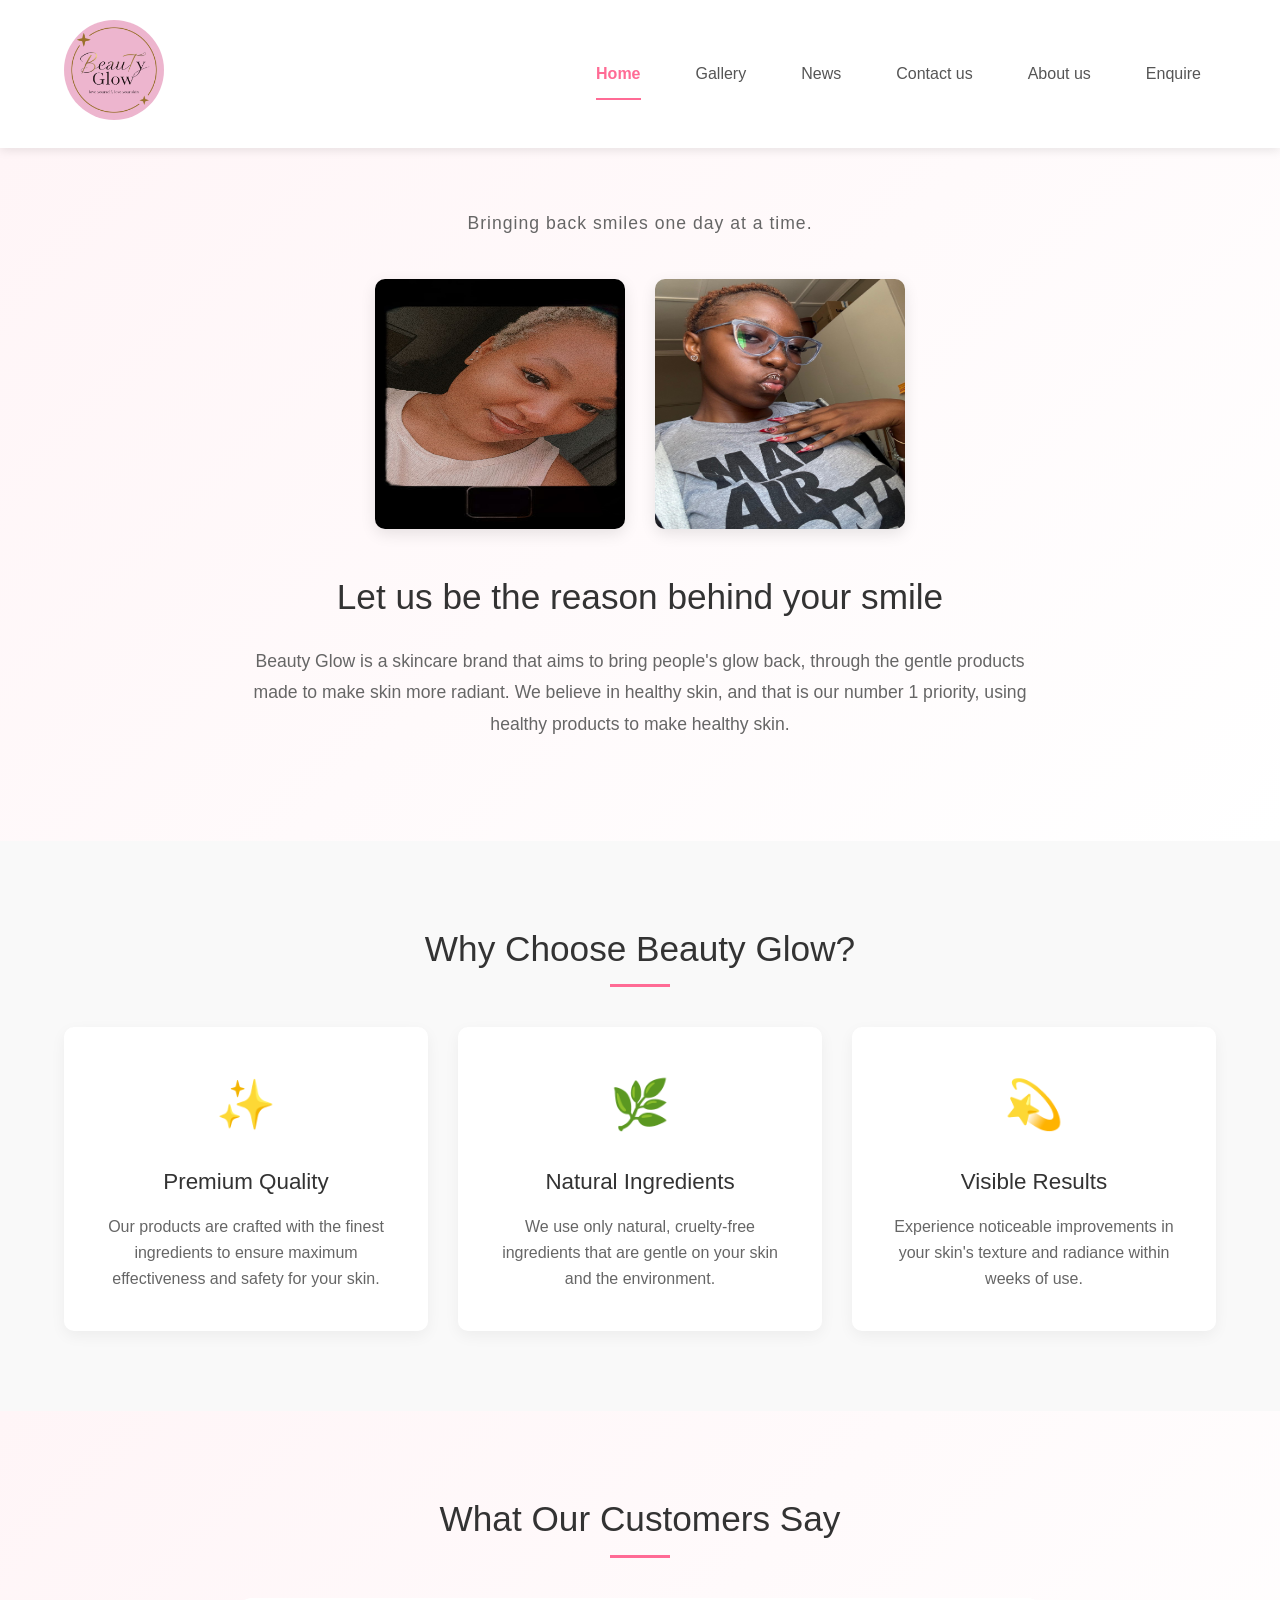
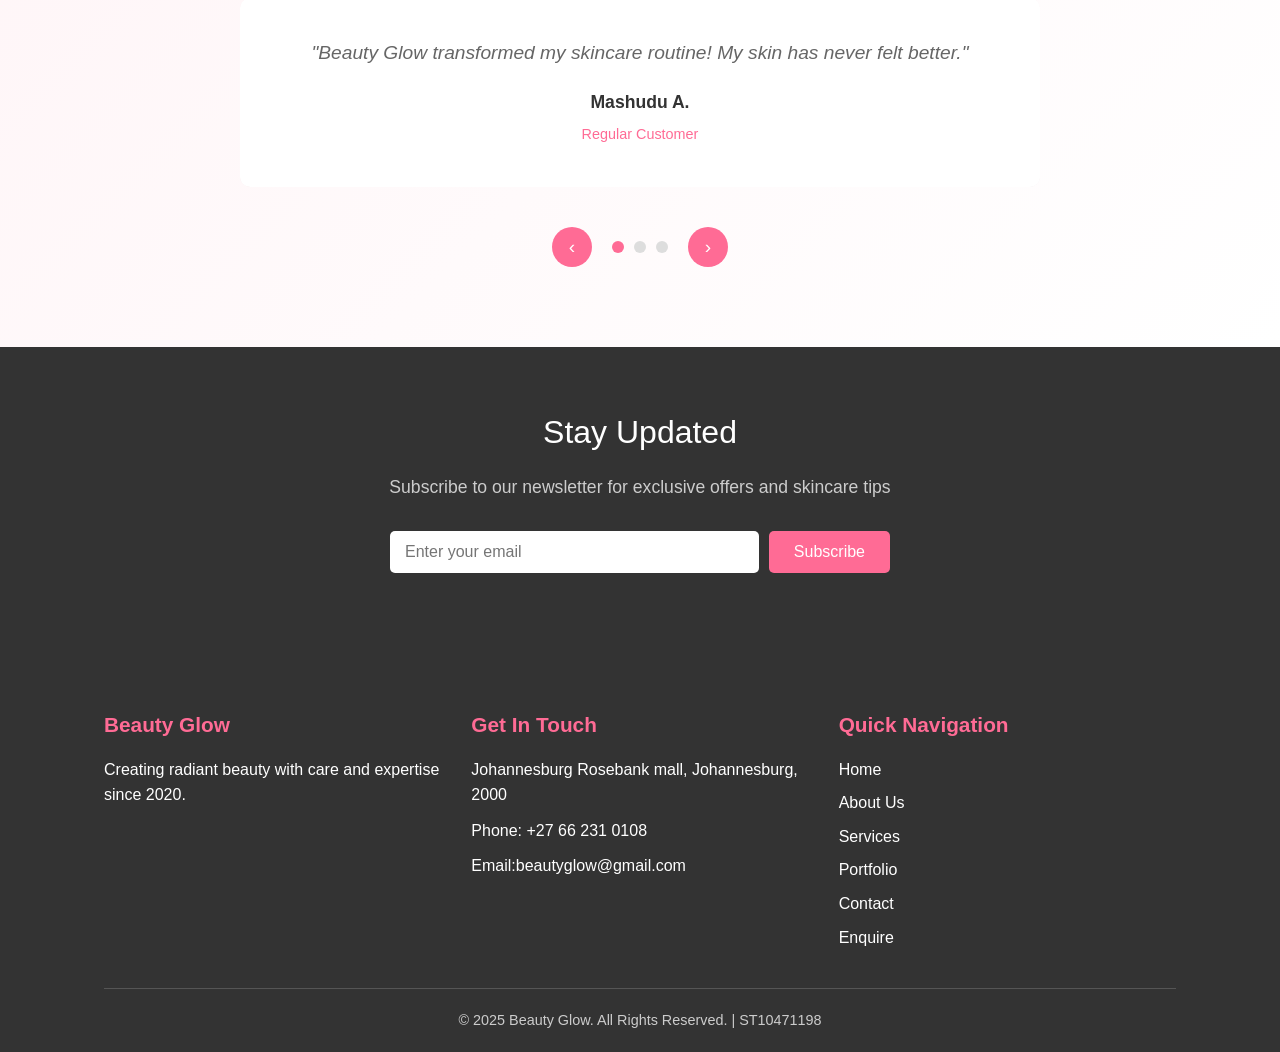
<file: BEAUTYGLOW3.0/BEAUTYGLOW3.0/index.html>
<!DOCTYPE html>
<html lang="en">
<head>
    <meta charset="UTF-8">
    <meta name="viewport" content="width=device-width, initial-scale=1.0">
    <meta name="description" content="Beauty Glow - Premium skincare products with natural ingredients. Transform your skincare routine with our gentle, effective products for radiant skin.">
    <meta name="keywords" content="skincare, beauty products, natural ingredients, radiant skin, beauty glow, healthy skin">
    <meta name="author" content="Beauty Glow">
    <title>Beauty Glow | Premium Skincare Products for Radiant Skin</title>
    <link rel="stylesheet" href="CSS/index.css">
</head>
<body>
    <header>
        <div class="header-container">
            <div class="logo-container">
                <img src="Images/Logo.jpg" width="100" height="100" alt="Beauty Glow Logo - Premium Skincare Brand">
            </div>
            <nav class="nav-container">
                <a href="./index.html" class="nav-link active">Home</a>
                <a href="./gallery.html" class="nav-link">Gallery</a>
                <a href="./news.html" class="nav-link">News</a>
                <a href="./contact.html" class="nav-link">Contact us</a>          
                <a href="./about.html" class="nav-link">About us</a> 
                <a href="./enquiry.html" class="nav-link">Enquire</a> 
            </nav> 
        </div>
    </header>  
    
    <main>
        <!-- Hero Section -->
        <section class="hero-section">
            <div class="hero-content">
                <p class="tagline">Bringing back smiles one day at a time.</p>
                <div class="image-container">
                    <img src="Images/WhatsApp Image 2025-08-21 at 12.50.28.jpeg" alt="Beauty Glow skincare product showing natural ingredients" height="250" width="250">
                    <img src="Images/WhatsApp Image 2025-08-21 at 13.50.33_f8673d35.jpg" alt="Beauty Glow skincare product application demonstration" height="250" width="250">
                </div>
                <h1>Let us be the reason behind your smile</h1>
                <p>Beauty Glow is a skincare brand that aims to bring people's glow back, through the gentle products made to make skin more radiant. We believe in healthy skin, and that is our number 1 priority, using healthy products to make healthy skin.</p>
            </div>
        </section>

        <!-- Features Section -->
        <section class="features-section">
            <div class="container">
                <h2 class="section-title">Why Choose Beauty Glow?</h2>
                <div class="features-grid">
                    <div class="feature-card">
                        <div class="feature-icon">✨</div>
                        <h3>Premium Quality</h3>
                        <p>Our products are crafted with the finest ingredients to ensure maximum effectiveness and safety for your skin.</p>
                    </div>
                    <div class="feature-card">
                        <div class="feature-icon">🌿</div>
                        <h3>Natural Ingredients</h3>
                        <p>We use only natural, cruelty-free ingredients that are gentle on your skin and the environment.</p>
                    </div>
                    <div class="feature-card">
                        <div class="feature-icon">💫</div>
                        <h3>Visible Results</h3>
                        <p>Experience noticeable improvements in your skin's texture and radiance within weeks of use.</p>
                    </div>
                </div>
            </div>
        </section>

        <!-- Testimonials Section -->
        <section class="testimonials-section">
            <div class="container">
                <h2 class="section-title">What Our Customers Say</h2>
                <div class="testimonials-slider">
                    <div class="testimonial active">
                        <div class="testimonial-content">
                            <p>"Beauty Glow transformed my skincare routine! My skin has never felt better."</p>
                            <div class="testimonial-author">
                                <strong>Mashudu A.</strong>
                                <span>Regular Customer</span>
                            </div>
                        </div>
                    </div>
                    <div class="testimonial">
                        <div class="testimonial-content">
                            <p>"The natural ingredients make all the difference. I can feel the quality in every product."</p>
                            <div class="testimonial-author">
                                <strong>Edward R.</strong>
                                <span>Skincare Enthusiast</span>
                            </div>
                        </div>
                    </div>
                    <div class="testimonial">
                        <div class="testimonial-content">
                            <p>"Finally found products that work for my sensitive skin. Highly recommended!"</p>
                            <div class="testimonial-author">
                                <strong>Arzaya M.</strong>
                                <span>New Customer</span>
                            </div>
                        </div>
                    </div>
                </div>
                <div class="slider-controls">
                    <button class="slider-btn prev-btn">‹</button>
                    <div class="slider-dots">
                        <span class="dot active" data-slide="0"></span>
                        <span class="dot" data-slide="1"></span>
                        <span class="dot" data-slide="2"></span>
                    </div>
                    <button class="slider-btn next-btn">›</button>
                </div>
            </div>
        </section>

        <!-- Newsletter Section -->
        <section class="newsletter-section">
            <div class="container">
                <div class="newsletter-content">
                    <h2>Stay Updated</h2>
                    <p>Subscribe to our newsletter for exclusive offers and skincare tips</p>
                    <form class="newsletter-form" id="newsletterForm">
                        <div class="form-group">
                            <input type="email" id="newsletterEmail" placeholder="Enter your email" required>
                            <button type="submit" class="btn">Subscribe</button>
                        </div>
                        <div class="newsletter-message" id="newsletterMessage"></div>
                    </form>
                </div>
            </div>
        </section>
    </main>
    
    <footer>
        <div class="footer-container">
            <div class="footer-content">
                <div class="footer-section">
                    <h3>Beauty Glow</h3>
                    <p>Creating radiant beauty with care and expertise since 2020.</p>
                </div>
                <div class="footer-section">
                    <h3>Get In Touch</h3>
                    <p>Johannesburg Rosebank mall, Johannesburg, 2000</p>
                    <p>Phone: +27 66 231 0108</p>
                    <p>Email:beautyglow@gmail.com</p>
                </div>
                <div class="footer-section">
                    <h3>Quick Navigation</h3>
                    <ul>
                        <li><a href="./index.html">Home</a></li>
                        <li><a href="./about.html">About Us</a></li>
                        <li><a href="./gallery.html">Services</a></li>
                        <li><a href="./gallery.html">Portfolio</a></li>
                        <li><a href="./contact.html">Contact</a></li>
                        <li><a href="./enquiry.html">Enquire</a></li>
                    </ul>
                </div>
            </div>
            <div class="footer-bottom">
                <p>&copy; 2025 Beauty Glow. All Rights Reserved. | ST10471198</p>
            </div>
        </div>
    </footer>

    <script src="JavaScript/index.js"></script>
</body>
</html>
</file>
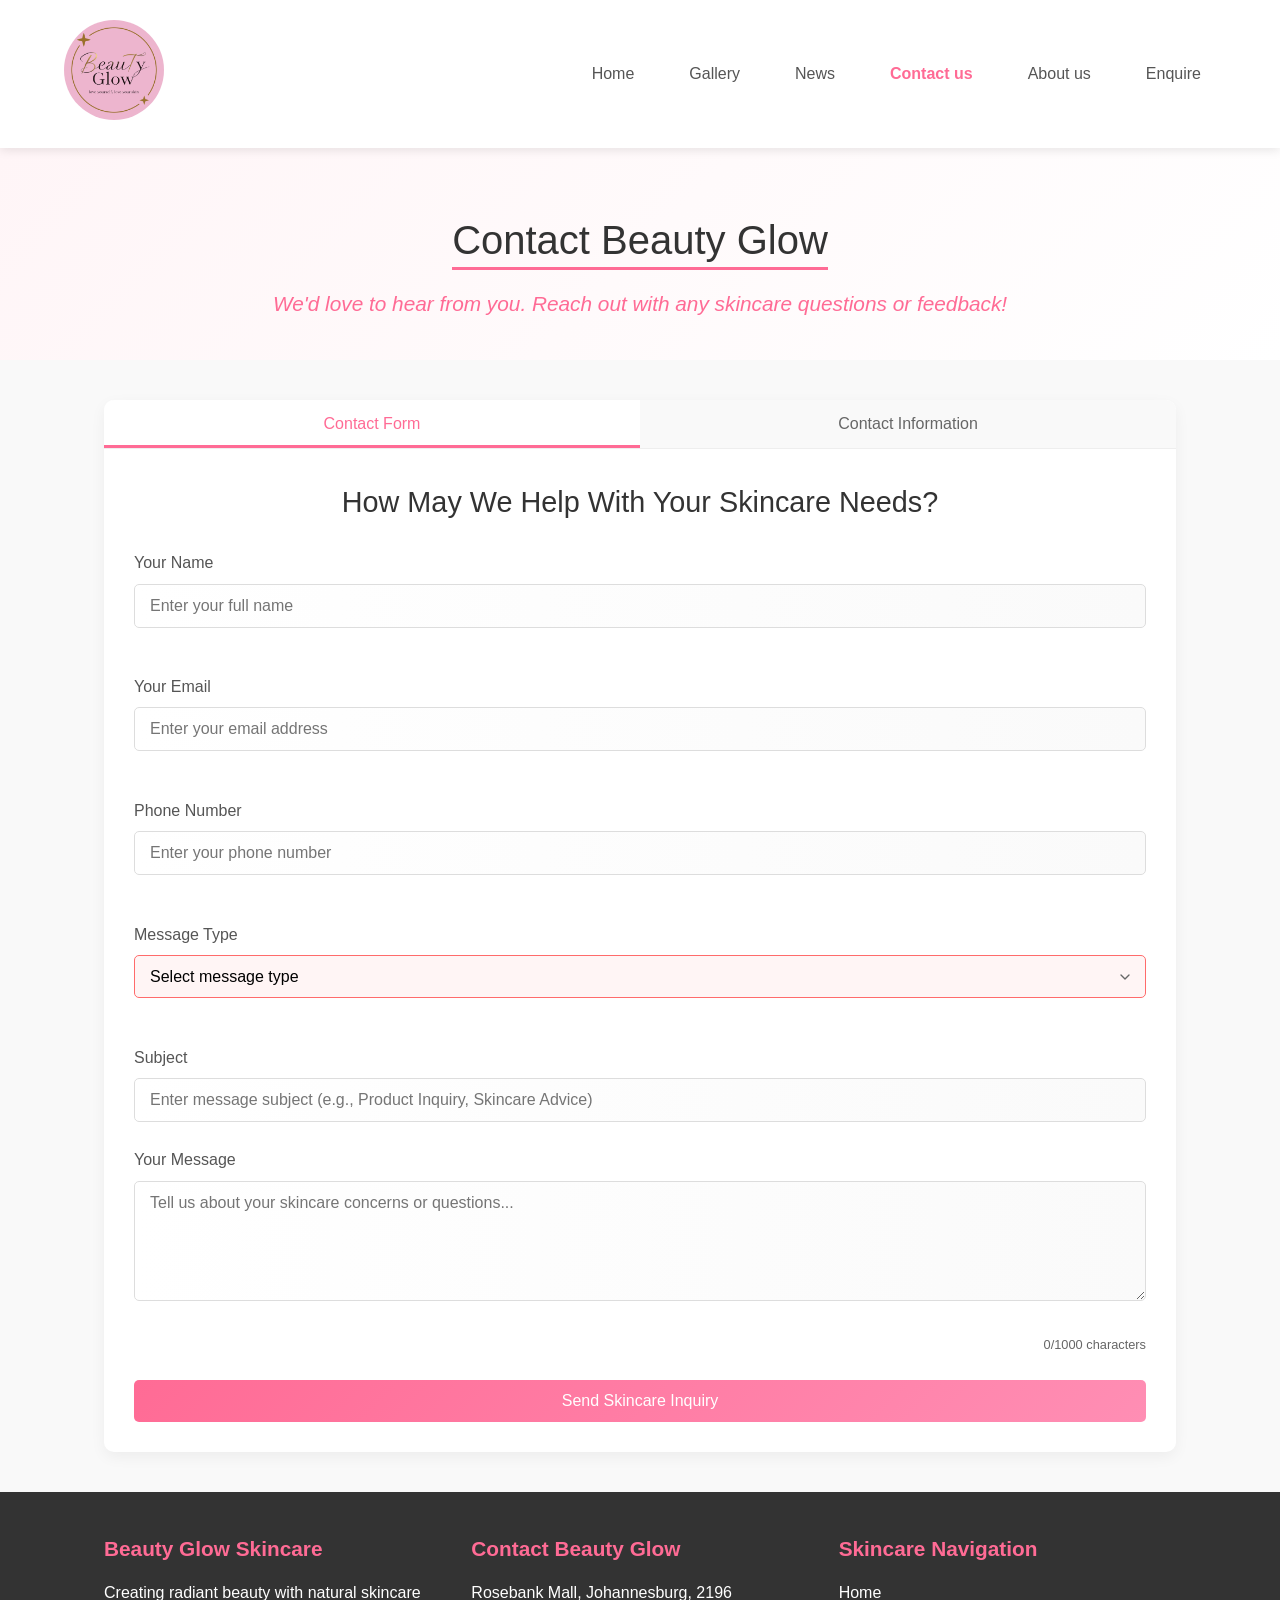
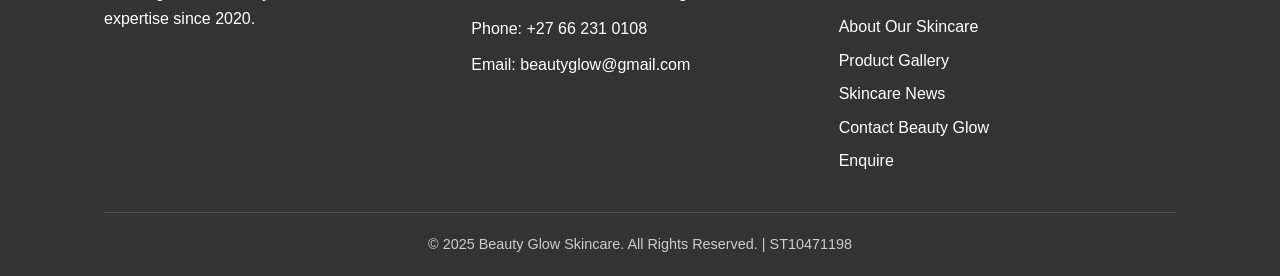
<file: BEAUTYGLOW3.0/BEAUTYGLOW3.0/contact.html>
<!DOCTYPE html>
<html lang="en">
<head>
    <meta charset="UTF-8">
    <meta name="viewport" content="width=device-width, initial-scale=1.0">
    <meta name="description" content="Contact Beauty Glow for skincare inquiries, product support, and customer service. Get in touch via phone, email, or visit our Johannesburg location.">
    <meta name="keywords" content="contact Beauty Glow, skincare support, beauty product help, customer service, Johannesburg skincare">
    <meta name="author" content="Beauty Glow">
    <title>Contact Beauty Glow | Customer Support & Skincare Inquiries</title>
    <link rel="stylesheet" href="CSS/contact.css">
</head>
<body>
    <header>
        <div class="header-container">
            <div class="logo-container">
                <img src="Images/Logo.jpg" width="100" height="100" alt="Beauty Glow Logo - Premium Skincare Brand">
            </div>
            <nav class="nav-container" aria-label="Main Navigation">
                <a href="./index.html">Home</a>
                <a href="./gallery.html">Gallery</a>
                <a href="./news.html">News</a>
                <a href="./contact.html" class="active">Contact us</a>          
                <a href="./about.html">About us</a> 
                <a href="./enquiry.html">Enquire</a>
            </nav> 
        </div>
    </header>
    
    <main>
        <section class="page-header">
            <h1><span class="underline">Contact Beauty Glow</span></h1>
            <p class="tagline">We'd love to hear from you. Reach out with any skincare questions or feedback!</p>
        </section>
        
        <div class="container">
            <!-- Success Modal -->
            <div id="successModal" class="modal">
                <div class="modal-content">
                    <span class="close">&times;</span>
                    <div class="modal-body">
                        <div class="success-icon">✓</div>
                        <h2>Message Sent Successfully!</h2>
                        <p>Thank you for contacting Beauty Glow. We'll get back to you as soon as possible with skincare advice and support.</p>
                        <button id="modalCloseBtn" class="btn">Close</button>
                    </div>
                </div>
            </div>
            
            <!-- Contact Tabs -->
            <section class="tabs-container" aria-label="Contact Options">
                <div class="tabs-header">
                    <button class="tab-btn active" data-tab="contact-form">Contact Form</button>
                    <button class="tab-btn" data-tab="contact-info">Contact Information</button>
                </div>
                
                <div class="tabs-content">
                    <div id="contact-form" class="tab-panel active">
                        <div class="contact-form-section">
                            <h2>How May We Help With Your Skincare Needs?</h2>
                            <div class="contact-form">
                                <form id="contactForm" action="mailto:beautyglow@gmail.com" method="post" enctype="text/plain">
                                    <div class="form-group">
                                        <label for="name">Your Name</label>
                                        <input type="text" id="name" name="name" class="form-control" placeholder="Enter your full name" required aria-required="true" minlength="2" maxlength="50">
                                        <span class="error-message" id="nameError"></span>
                                    </div>
                                    
                                    <div class="form-group">
                                        <label for="email">Your Email</label>
                                        <input type="email" id="email" name="email" class="form-control" placeholder="Enter your email address" required aria-required="true" pattern="[a-z0-9._%+-]+@[a-z0-9.-]+\.[a-z]{2,}$">
                                        <span class="error-message" id="emailError"></span>
                                    </div>
                                    
                                    <div class="form-group">
                                        <label for="phone">Phone Number</label>
                                        <input type="tel" id="phone" name="phone" class="form-control" placeholder="Enter your phone number" pattern="[0-9+\-\s()]{10,}" title="Please enter a valid phone number">
                                        <span class="error-message" id="phoneError"></span>
                                    </div>
                                    
                                    <div class="form-group">
                                        <label for="messageType">Message Type</label>
                                        <select id="messageType" name="messageType" class="form-control" required aria-required="true">
                                            <option value="" disabled selected>Select message type</option>
                                            <option value="general">General Inquiry</option>
                                            <option value="product">Product Information</option>
                                            <option value="support">Customer Support</option>
                                            <option value="feedback">Feedback</option>
                                            <option value="complaint">Complaint</option>
                                            <option value="other">Other</option>
                                        </select>
                                        <span class="error-message" id="messageTypeError"></span>
                                    </div>
                                    
                                    <div class="form-group">
                                        <label for="subject">Subject</label>
                                        <input type="text" id="subject" name="subject" class="form-control" placeholder="Enter message subject (e.g., Product Inquiry, Skincare Advice)" maxlength="100">
                                    </div>
                                    
                                    <div class="form-group">
                                        <label for="message">Your Message</label>
                                        <textarea id="message" name="message" class="form-control" placeholder="Tell us about your skincare concerns or questions..." rows="5" required aria-required="true" minlength="10" maxlength="1000"></textarea>
                                        <span class="error-message" id="messageError"></span>
                                        <div class="char-count"><span id="charCount">0</span>/1000 characters</div>
                                    </div>
                                    
                                    <button type="submit" class="btn">Send Skincare Inquiry</button>
                                </form>
                            </div>
                        </div>
                    </div>
                    
                    <div id="contact-info" class="tab-panel">
                        <div class="contact-info">
                            <div class="info-item">
                                <div class="info-icon">📍</div>
                                <div class="info-details">
                                    <h3>Beauty Glow Location</h3>
                                    <p>Rosebank Mall, 15A Cradock Ave<br>Johannesburg, 2196</p>
                                    <div class="map-container">
                                        <iframe src="https://www.google.com/maps/embed?pb=!1m18!1m12!1m3!1d3650213.240184523!2d27.967899283713344!3d-26.691310672979554!2m3!1f0!2f0!3f0!3m2!1i1024!2i768!4f13.1!3m3!1m2!1s0x1e950c8d37b50aaf%3A0x14ea91e5828c79e9!2sRosebank%20Mall!5e0!3m2!1sen!2sie!4v1756231025157!5m2!1sen!2sie" width="100%" height="250" style="border:0;" allowfullscreen="" loading="lazy" referrerpolicy="no-referrer-when-downgrade" title="Beauty Glow Location at Rosebank Mall Johannesburg"></iframe>
                                    </div>
                                </div>
                            </div>
                            
                            <div class="info-item">
                                <div class="info-icon">📞</div>
                                <div class="info-details">
                                    <h3>Phone Support</h3>
                                    <p>+27 66 231 0108</p>
                                    <h4>WhatsApp Skincare Consultations</h4>
                                    <p>+27 79 568 3466</p>
                                </div>
                            </div>
                            
                            <div class="info-item">
                                <div class="info-icon">✉️</div>
                                <div class="info-details">
                                    <h3>Email Support</h3>
                                    <p>beautyglow@gmail.com</p>
                                </div>
                            </div>
                            
                            <div class="info-item">
                                <div class="info-icon">📱</div>
                                <div class="info-details">
                                    <h3>Instagram Skincare Community</h3>
                                    <p>@Beauty_Glow</p>
                                </div>
                            </div>
                        </div>
                    </div>
                </div>
            </section>
        </div>
    </main>
    
    <footer>
        <div class="footer-container">
            <div class="footer-content">
                <div class="footer-section">
                    <h3>Beauty Glow Skincare</h3>
                    <p>Creating radiant beauty with natural skincare expertise since 2020.</p>
                </div>
                <div class="footer-section">
                    <h3>Contact Beauty Glow</h3>
                    <p>Rosebank Mall, Johannesburg, 2196</p>
                    <p>Phone: +27 66 231 0108</p>
                    <p>Email: beautyglow@gmail.com</p>
                </div>
                <div class="footer-section">
                    <h3>Skincare Navigation</h3>
                    <ul>
                        <li><a href="./index.html">Home</a></li>
                        <li><a href="./about.html">About Our Skincare</a></li>
                        <li><a href="./gallery.html">Product Gallery</a></li>
                        <li><a href="./news.html">Skincare News</a></li>
                        <li><a href="./contact.html">Contact Beauty Glow</a></li>
                        <li><a href="./enquiry.html">Enquire</a></li>
                    </ul>
                </div>
            </div>
            <div class="footer-bottom">
                <p>&copy; 2025 Beauty Glow Skincare. All Rights Reserved. | ST10471198</p>
            </div>
        </div>
    </footer>
    
    <script src="JavaScript/contact.js"></script>
</body>
</html>
</file>
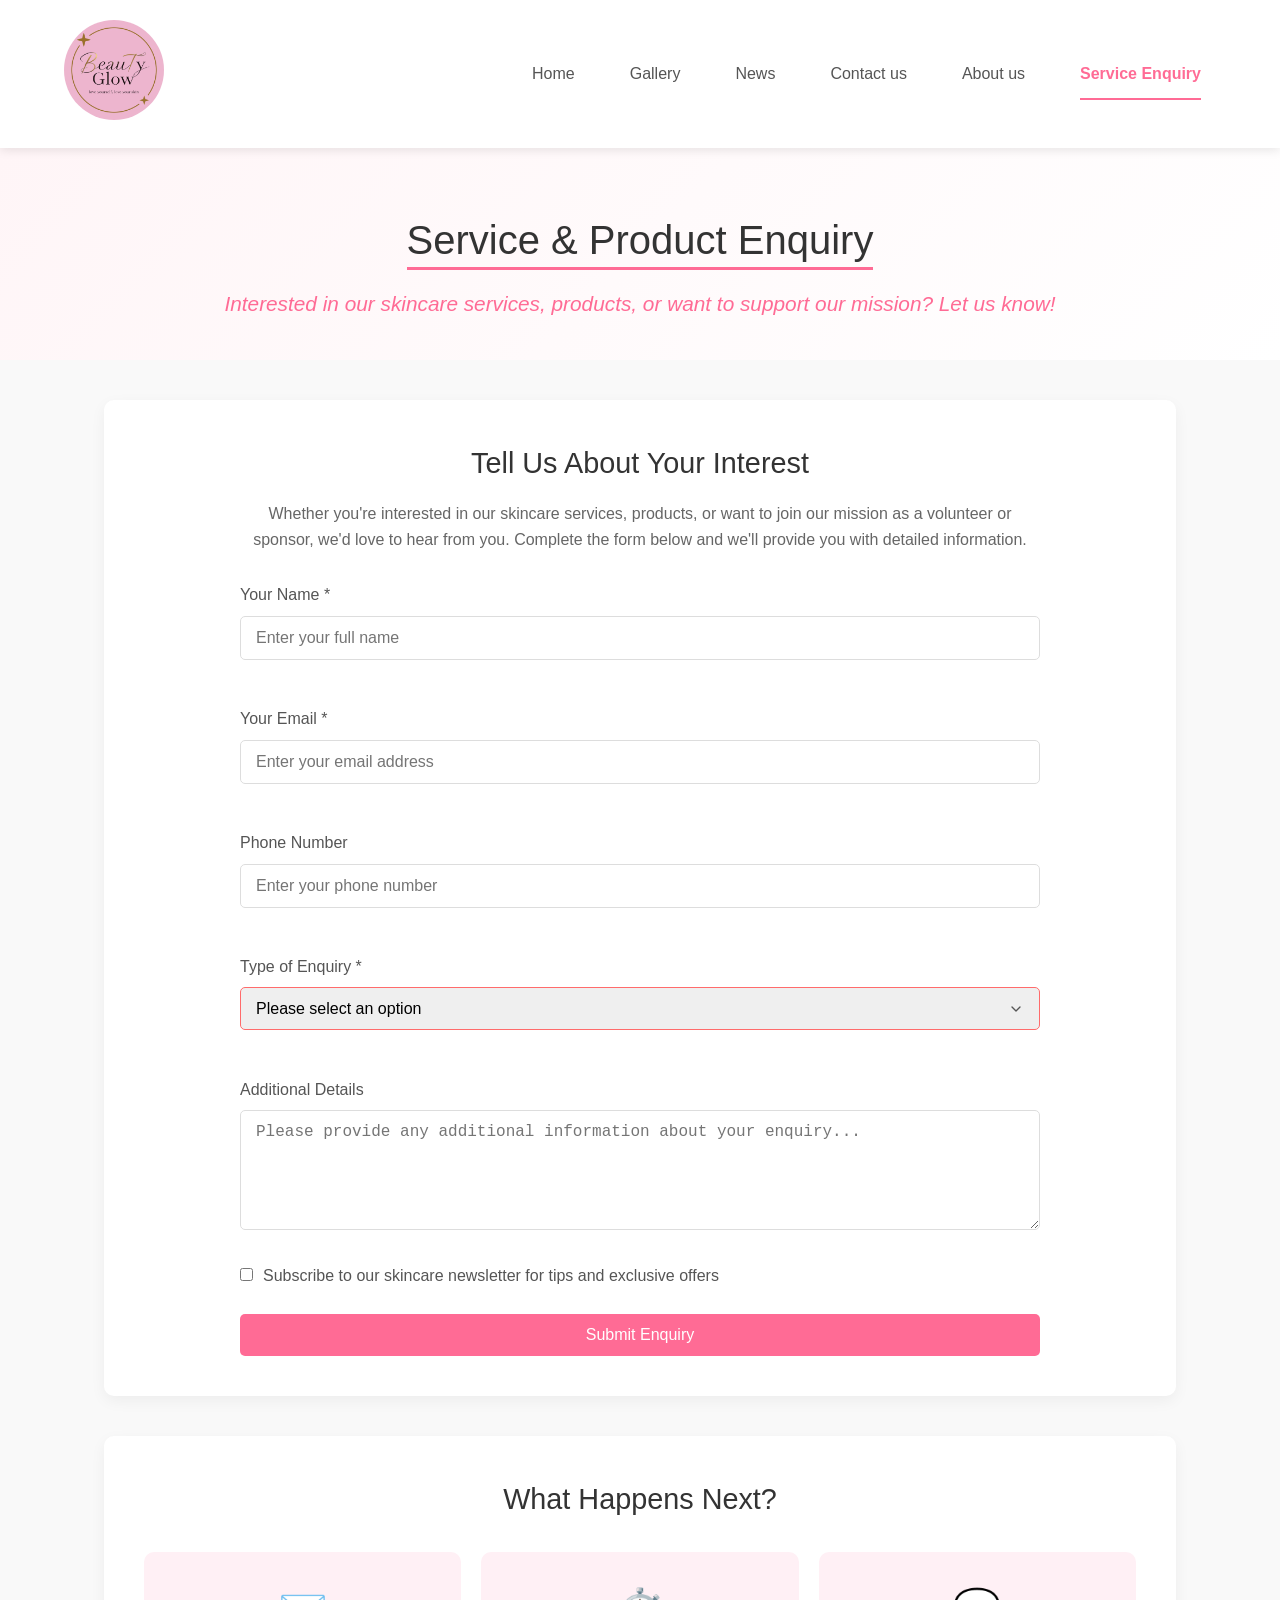
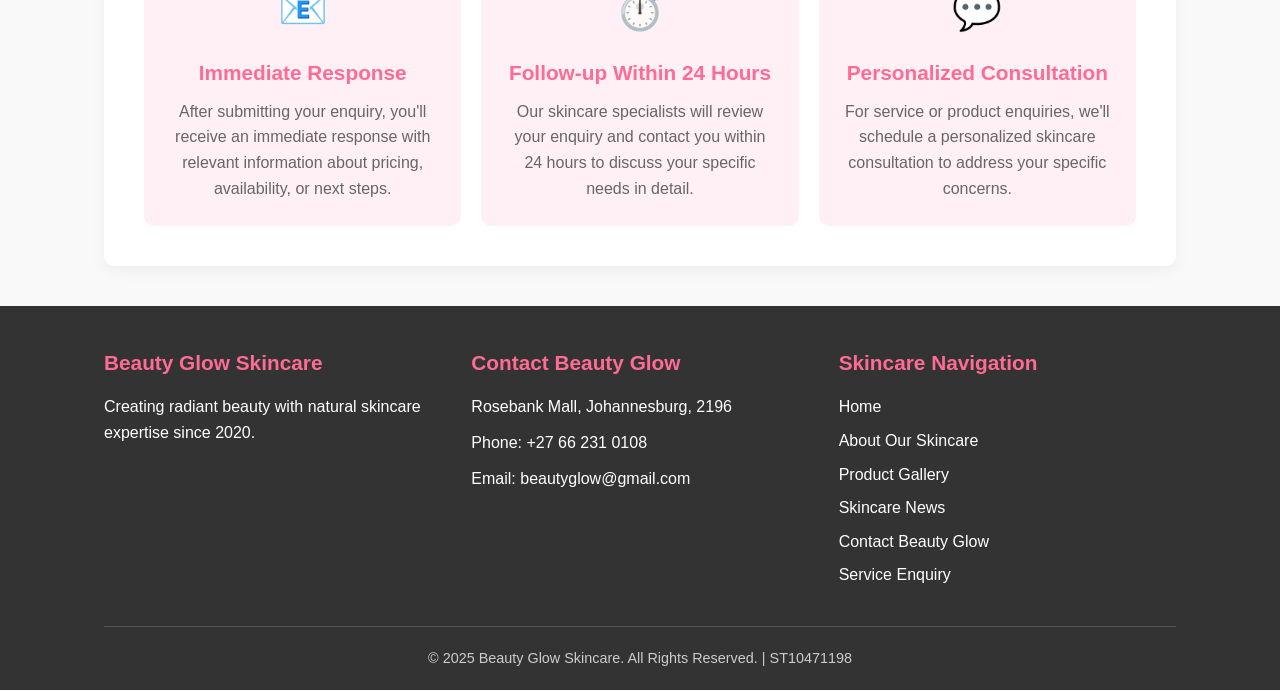
<file: BEAUTYGLOW3.0/BEAUTYGLOW3.0/enquiry.html>
<!DOCTYPE html>
<html lang="en">
<head>
    <meta charset="UTF-8">
    <meta name="viewport" content="width=device-width, initial-scale=1.0">
    <meta name="description" content="Enquire about Beauty Glow skincare services, products, or opportunities to volunteer or sponsor our initiatives.">
    <meta name="keywords" content="skincare enquiry, beauty products inquiry, volunteer skincare, sponsor beauty brand, Beauty Glow services">
    <meta name="author" content="Beauty Glow">
    <title>Service Enquiry | Beauty Glow Skincare</title>
    <link rel="stylesheet" href="CSS/enquiry.css">
</head>
<body>
    <header>
        <div class="header-container">
            <div class="logo-container">
                <img src="Images/Logo.jpg" width="100" height="100" alt="Beauty Glow Logo - Premium Skincare Brand">
            </div>
            <nav class="nav-container" aria-label="Main Navigation">
                <a href="./index.html">Home</a>
                <a href="./gallery.html">Gallery</a>
                <a href="./news.html">News</a>
                <a href="./contact.html">Contact us</a>          
                <a href="./about.html">About us</a> 
                <a href="./enquiry.html" class="active">Service Enquiry</a>
            </nav> 
        </div>
    </header>
    
    <main>
        <section class="page-header">
            <h1><span class="underline">Service & Product Enquiry</span></h1>
            <p class="tagline">Interested in our skincare services, products, or want to support our mission? Let us know!</p>
        </section>
        
        <div class="container">
            <!-- Success Modal -->
            <div id="successModal" class="modal">
                <div class="modal-content">
                    <span class="close">&times;</span>
                    <div class="modal-body">
                        <div class="success-icon">✓</div>
                        <h2>Enquiry Submitted Successfully!</h2>
                        <div id="responseDetails">
                            
                        </div>
                        <button id="modalCloseBtn" class="btn">Close</button>
                    </div>
                </div>
            </div>
            
            <!-- Enquiry Form Section -->
            <section class="enquiry-form-section">
                <div class="form-intro">
                    <h2>Tell Us About Your Interest</h2>
                    <p>Whether you're interested in our skincare services, products, or want to join our mission as a volunteer or sponsor, we'd love to hear from you. Complete the form below and we'll provide you with detailed information.</p>
                </div>
                
                <div class="enquiry-form">
                    <form id="enquiryForm">
                        <div class="form-group">
                            <label for="name">Your Name *</label>
                            <input type="text" id="name" class="form-control" placeholder="Enter your full name" required aria-required="true">
                            <span class="error-message" id="nameError"></span>
                        </div>
                        
                        <div class="form-group">
                            <label for="email">Your Email *</label>
                            <input type="email" id="email" class="form-control" placeholder="Enter your email address" required aria-required="true">
                            <span class="error-message" id="emailError"></span>
                        </div>
                        
                        <div class="form-group">
                            <label for="phone">Phone Number</label>
                            <input type="tel" id="phone" class="form-control" placeholder="Enter your phone number">
                            <span class="error-message" id="phoneError"></span>
                        </div>
                        
                        <div class="form-group">
                            <label for="enquiryType">Type of Enquiry *</label>
                            <select id="enquiryType" class="form-control" required aria-required="true">
                                <option value="">Please select an option</option>
                                <option value="product">Product Information & Pricing</option>
                                <option value="service">Skincare Consultation Service</option>
                                <option value="volunteer">Volunteer Opportunities</option>
                                <option value="sponsor">Sponsorship/Partnership</option>
                                <option value="other">Other</option>
                            </select>
                            <span class="error-message" id="enquiryTypeError"></span>
                        </div>
                        
                        <!-- Dynamic fields based on enquiry type -->
                        <div id="dynamicFields">
                            <!-- Content will be dynamically inserted based on selection -->
                        </div>
                        
                        <div class="form-group">
                            <label for="message">Additional Details</label>
                            <textarea id="message" class="form-control" placeholder="Please provide any additional information about your enquiry..." rows="5"></textarea>
                        </div>
                        
                        <div class="form-group checkbox-group">
                            <input type="checkbox" id="newsletter" name="newsletter">
                            <label for="newsletter">Subscribe to our skincare newsletter for tips and exclusive offers</label>
                        </div>
                        
                        <button type="submit" class="btn">Submit Enquiry</button>
                    </form>
                </div>
            </section>
            
            <!-- Response Information Section -->
            <section class="response-info">
                <h2>What Happens Next?</h2>
                <div class="info-cards">
                    <div class="info-card">
                        <div class="card-icon">📧</div>
                        <h3>Immediate Response</h3>
                        <p>After submitting your enquiry, you'll receive an immediate response with relevant information about pricing, availability, or next steps.</p>
                    </div>
                    <div class="info-card">
                        <div class="card-icon">⏱️</div>
                        <h3>Follow-up Within 24 Hours</h3>
                        <p>Our skincare specialists will review your enquiry and contact you within 24 hours to discuss your specific needs in detail.</p>
                    </div>
                    <div class="info-card">
                        <div class="card-icon">💬</div>
                        <h3>Personalized Consultation</h3>
                        <p>For service or product enquiries, we'll schedule a personalized skincare consultation to address your specific concerns.</p>
                    </div>
                </div>
            </section>
        </div>
    </main>
    
    <footer>
        <div class="footer-container">
            <div class="footer-content">
                <div class="footer-section">
                    <h3>Beauty Glow Skincare</h3>
                    <p>Creating radiant beauty with natural skincare expertise since 2020.</p>
                </div>
                <div class="footer-section">
                    <h3>Contact Beauty Glow</h3>
                    <p>Rosebank Mall, Johannesburg, 2196</p>
                    <p>Phone: +27 66 231 0108</p>
                    <p>Email: beautyglow@gmail.com</p>
                </div>
                <div class="footer-section">
                    <h3>Skincare Navigation</h3>
                    <ul>
                        <li><a href="./index.html">Home</a></li>
                        <li><a href="./about.html">About Our Skincare</a></li>
                        <li><a href="./gallery.html">Product Gallery</a></li>
                        <li><a href="./news.html">Skincare News</a></li>
                        <li><a href="./contact.html">Contact Beauty Glow</a></li>
                        <li><a href="./enquiry.html">Service Enquiry</a></li>
                    </ul>
                </div>
            </div>
            <div class="footer-bottom">
                <p>&copy; 2025 Beauty Glow Skincare. All Rights Reserved. | ST10471198</p>
            </div>
        </div>
    </footer>
    
    <script src="JavaScript/enquiry.js"></script>
</body>
</html>
</file>
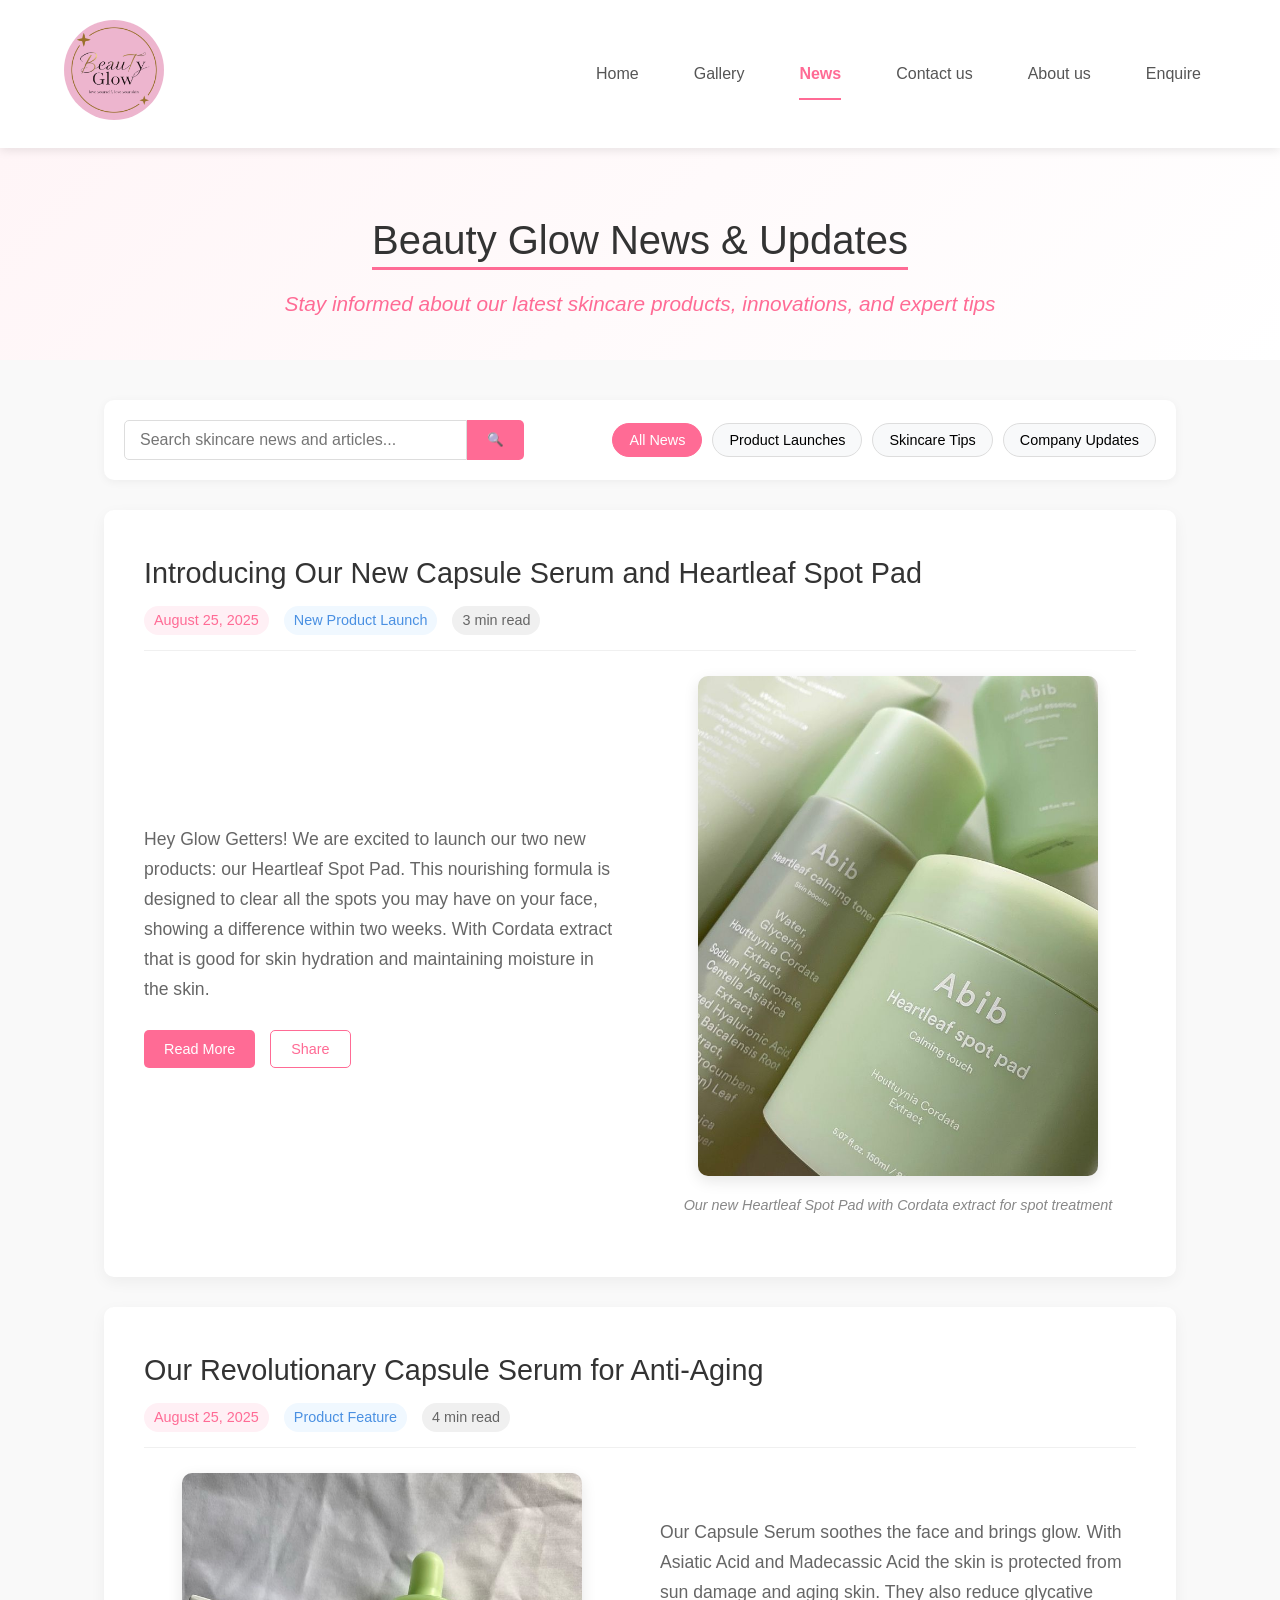
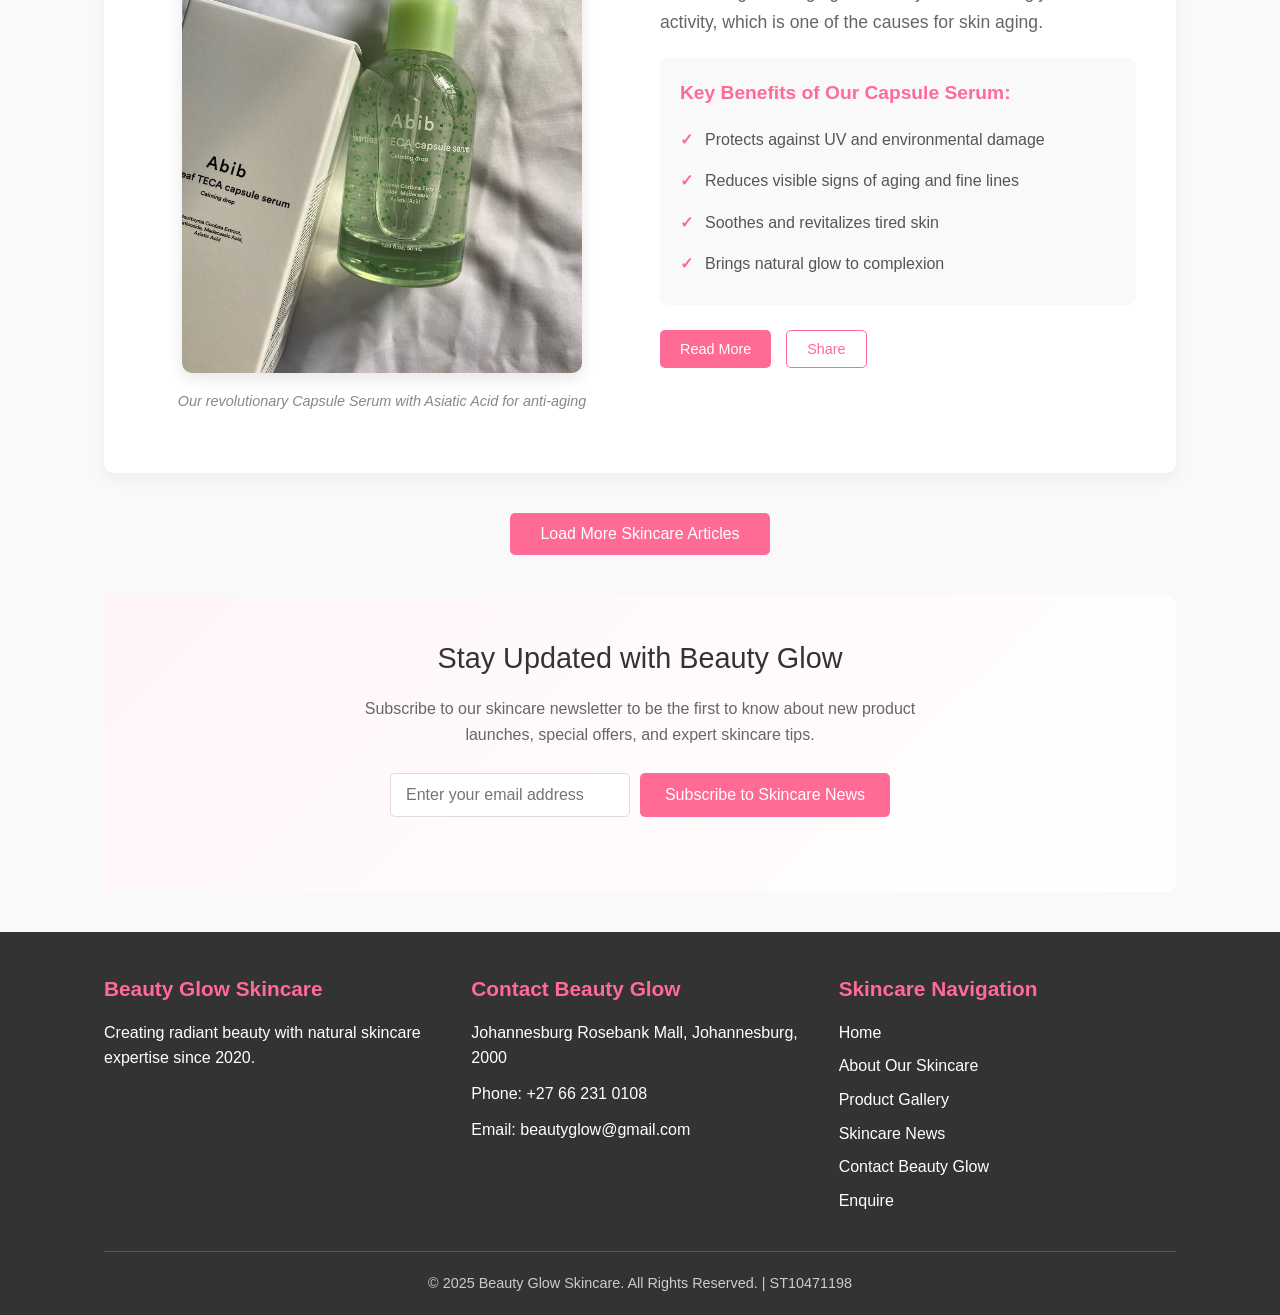
<file: BEAUTYGLOW3.0/BEAUTYGLOW3.0/news.html>
<!DOCTYPE html>
<html lang="en">
<head>
    <meta charset="UTF-8">
    <meta name="viewport" content="width=device-width, initial-scale=1.0">
    <meta name="description" content="Stay updated with Beauty Glow's latest skincare news, product launches, and expert tips. Discover new serums, spot treatments, and skincare innovations.">
    <meta name="keywords" content="skincare news, beauty product launches, skincare tips, Beauty Glow updates, capsule serum, heartleaf spot pad">
    <title>Beauty Glow News | Latest Skincare Updates & Product Launches</title>
    <link rel="stylesheet" href="CSS/news.css">
</head>
<body>
    <header>
        <div class="header-container">
            <div class="logo-container">
                <img src="Images/Logo.jpg" width="100" height="100" alt="Beauty Glow Logo - Premium Natural Skincare Brand">
            </div>
            <nav class="nav-container">
                <a href="./index.html">Home</a>
                <a href="./gallery.html">Gallery</a>
                <a href="./news.html" class="active">News</a>
                <a href="./contact.html">Contact us</a>          
                <a href="./about.html">About us</a>
                <a href="./enquiry.html">Enquire</a>
            </nav> 
        </div>
    </header>

    <main>
        <section class="page-header">
            <h1><span class="underline">Beauty Glow News & Updates</span></h1>
            <p class="tagline">Stay informed about our latest skincare products, innovations, and expert tips</p>
        </section>

        <div class="container">
          
            <section class="news-controls" aria-label="News Filter Controls">
                <div class="search-container">
                    <input type="text" id="searchInput" placeholder="Search skincare news and articles..." class="search-input" aria-label="Search news articles">
                    <button class="search-btn">🔍</button>
                </div>
                <div class="filter-container">
                    <button class="filter-btn active" data-filter="all">All News</button>
                    <button class="filter-btn" data-filter="launch">Product Launches</button>
                    <button class="filter-btn" data-filter="tips">Skincare Tips</button>
                    <button class="filter-btn" data-filter="updates">Company Updates</button>
                </div>
            </section>

            <!-- News Articles Container -->
            <section class="news-container" id="newsContainer" aria-label="Skincare News Articles">
                <!-- Article 1 -->
                <article class="news-article" data-category="launch" data-date="2025-08-25">
                    <div class="article-header">
                        <h2>Introducing Our New Capsule Serum and Heartleaf Spot Pad</h2>
                        <div class="article-meta">
                            <span class="date">August 25, 2025</span>
                            <span class="category">New Product Launch</span>
                            <span class="read-time">3 min read</span>
                        </div>
                    </div>
                    
                    <div class="article-content">
                        <div class="text-content">
                            <p>Hey Glow Getters! We are excited to launch our two new products: our Heartleaf Spot Pad. This nourishing formula is designed to clear all the spots you may have on your face, showing a difference within two weeks. With Cordata extract that is good for skin hydration and maintaining moisture in the skin.</p>
                            <div class="article-actions">
                                <button class="read-more-btn">Read More</button>
                                <button class="share-btn">Share</button>
                            </div>
                        </div>
                        <div class="image-content">
                            <img src="Images/WhatsApp Image 2025-08-21 at 12.13.34 (3).jpeg" alt="Beauty Glow Heartleaf Spot Pad for hyperpigmentation treatment" class="product-image">
                            <p class="image-caption">Our new Heartleaf Spot Pad with Cordata extract for spot treatment</p>
                        </div>
                    </div>

                    
                    <div class="article-expanded">
                        <div class="expanded-content">
                            <h3>About the Heartleaf Spot Pad</h3>
                            <p>Our Heartleaf Spot Pad is specifically formulated to target hyperpigmentation and dark spots. The unique combination of Heartleaf extract and Cordata works synergistically to:</p>
                            <ul>
                                <li>Reduce the appearance of existing spots and hyperpigmentation</li>
                                <li>Prevent new spots from forming with protective ingredients</li>
                                <li>Provide intense hydration without greasiness</li>
                                <li>Improve overall skin texture and tone for radiant skin</li>
                            </ul>
                            <p>Clinical tests show visible improvement in just 14 days of consistent use. The pads are gentle enough for daily use and suitable for all skin types, including sensitive skin.</p>
                            <button class="collapse-btn">Show Less</button>
                        </div>
                    </div>
                </article>

                <!-- Article 2 -->
                <article class="news-article" data-category="launch" data-date="2025-08-25">
                    <div class="article-header">
                        <h2>Our Revolutionary Capsule Serum for Anti-Aging</h2>
                        <div class="article-meta">
                            <span class="date">August 25, 2025</span>
                            <span class="category">Product Feature</span>
                            <span class="read-time">4 min read</span>
                        </div>
                    </div>
                    
                    <div class="article-content reverse">
                        <div class="text-content">
                            <p>Our Capsule Serum soothes the face and brings glow. With Asiatic Acid and Madecassic Acid the skin is protected from sun damage and aging skin. They also reduce glycative activity, which is one of the causes for skin aging.</p>
                            <div class="benefits">
                                <h3>Key Benefits of Our Capsule Serum:</h3>
                                <ul>
                                    <li>Protects against UV and environmental damage</li>
                                    <li>Reduces visible signs of aging and fine lines</li>
                                    <li>Soothes and revitalizes tired skin</li>
                                    <li>Brings natural glow to complexion</li>
                                </ul>
                            </div>
                            <div class="article-actions">
                                <button class="read-more-btn">Read More</button>
                                <button class="share-btn">Share</button>
                            </div>
                        </div>
                        <div class="image-content">
                            <img src="Images/WhatsApp Image 2025-08-21 at 12.13.34 (1).jpeg" alt="Beauty Glow Capsule Serum with anti-aging properties" class="product-image">
                            <p class="image-caption">Our revolutionary Capsule Serum with Asiatic Acid for anti-aging</p>
                        </div>
                    </div>

                    <!-- Expanded Content -->
                    <div class="article-expanded">
                        <div class="expanded-content">
                            <h3>Advanced Formulation Technology</h3>
                            <p>The Capsule Serum utilizes micro-encapsulation technology to ensure maximum absorption of active ingredients. Each capsule contains powerful anti-aging compounds:</p>
                            <ul>
                                <li><strong>Asiatic Acid:</strong> Known for its wound-healing and anti-inflammatory properties that repair skin damage</li>
                                <li><strong>Madecassic Acid:</strong> Powerful antioxidant that fights free radicals and environmental stressors</li>
                                <li><strong>Hyaluronic Acid:</strong> Provides deep hydration and plumping effect for youthful skin</li>
                                <li><strong>Vitamin C:</strong> Brightens complexion and evens skin tone while protecting against damage</li>
                            </ul>
                            <p>This serum is perfect for those looking to combat multiple signs of aging while maintaining skin hydration. Use it daily as part of your morning skincare routine for best results and visible improvements in skin texture and radiance.</p>
                            <button class="collapse-btn">Show Less</button>
                        </div>
                    </div>
                </article>

                <!-- Additional Articles  -->
            </section>

            <!-- Load More Button -->
            <div class="load-more-container">
                <button id="loadMoreBtn" class="load-more-btn">Load More Skincare Articles</button>
            </div>

            <!-- Share Modal -->
            <div id="shareModal" class="modal">
                <div class="modal-content">
                    <span class="close">&times;</span>
                    <h3>Share This Skincare Article</h3>
                    <div class="share-options">
                        <button class="share-option facebook">Facebook</button>
                        <button class="share-option twitter">Twitter</button>
                        <button class="share-option linkedin">LinkedIn</button>
                        <button class="share-option copy">Copy Link</button>
                    </div>
                </div>
            </div>

            <!-- Newsletter Section -->
            <section class="newsletter" aria-label="Skincare Newsletter Subscription">
                <div class="newsletter-container">
                    <h3>Stay Updated with Beauty Glow</h3>
                    <p>Subscribe to our skincare newsletter to be the first to know about new product launches, special offers, and expert skincare tips.</p>
                    <form class="newsletter-form" id="newsletterForm">
                        <input type="email" id="newsletterEmail" placeholder="Enter your email address" required aria-label="Email for newsletter subscription">
                        <button type="submit">Subscribe to Skincare News</button>
                    </form>
                    <div class="newsletter-message" id="newsletterMessage"></div>
                </div>
            </section>
        </div>
    </main>

    <footer>
        <div class="footer-container">
            <div class="footer-content">
                <div class="footer-section">
                    <h3>Beauty Glow Skincare</h3>
                    <p>Creating radiant beauty with natural skincare expertise since 2020.</p>
                </div>
                <div class="footer-section">
                    <h3>Contact Beauty Glow</h3>
                    <p>Johannesburg Rosebank Mall, Johannesburg, 2000</p>
                    <p>Phone: +27 66 231 0108</p>
                    <p>Email: beautyglow@gmail.com</p>
                </div>
                <div class="footer-section">
                    <h3>Skincare Navigation</h3>
                    <ul>
                        <li><a href="./index.html">Home</a></li>
                        <li><a href="./about.html">About Our Skincare</a></li>
                        <li><a href="./gallery.html">Product Gallery</a></li>
                        <li><a href="./news.html">Skincare News</a></li>
                        <li><a href="./contact.html">Contact Beauty Glow</a></li>
                        <li><a href="./enquiry.html">Enquire</a></li>
                    </ul>
                </div>
            </div>
            <div class="footer-bottom">
                <p>&copy; 2025 Beauty Glow Skincare. All Rights Reserved. | ST10471198</p>
            </div>
        </div>
    </footer>

    <script src="JavaScript/news.js"></script>
</body>
</html>
</file>
<file: BEAUTYGLOW3.0/BEAUTYGLOW3.0/CSS/index.css>
/* CSS/index.css */
/* Reset and Base Styles */
* {
    margin: 0;
    padding: 0;
    box-sizing: border-box;
}

body {
    font-family: 'Arial', sans-serif;
    line-height: 1.6;
    color: #333;
    background-color: #fff;
    display: flex;
    flex-direction: column;
    min-height: 100vh;
}

main {
    flex: 1;
}

/* Header Styles */
.header-container {
    display: flex;
    justify-content: space-between;
    align-items: center;
    padding: 20px 5%;
    background-color: #fff;
    box-shadow: 0 2px 10px rgba(0, 0, 0, 0.1);
    position: sticky;
    top: 0;
    z-index: 100;
}

.logo-container img {
    border-radius: 50%;
    transition: transform 0.3s ease;
}

.logo-container img:hover {
    transform: scale(1.05);
}

.nav-container {
    display: flex;
    gap: 25px;
}

.nav-link {
    text-decoration: none;
    color: #555;
    font-weight: 500;
    padding: 8px 15px;
    border-radius: 4px;
    transition: all 0.3s ease;
    position: relative;
}

.nav-link:hover {
    color: #ff6b95;
    background-color: #fff0f5;
}

.nav-link.active {
    color: #ff6b95;
    font-weight: bold;
}

.nav-link.active::after {
    content: '';
    position: absolute;
    bottom: -5px;
    left: 15px;
    width: calc(100% - 30px);
    height: 2px;
    background-color: #ff6b95;
}

/* Main Content Styles */
.hero-section {
    padding: 60px 5%;
    text-align: center;
    background: linear-gradient(135deg, #fff5f7 0%, #fff 100%);
}

.hero-content {
    max-width: 1200px;
    margin: 0 auto;
}

.tagline {
    font-size: 1.8rem;
    color: #ff6b95;
    margin-bottom: 30px;
    font-weight: 300;
    letter-spacing: 1px;
}

.image-container {
    display: flex;
    justify-content: center;
    gap: 30px;
    margin: 40px 0;
    flex-wrap: wrap;
}

.image-container img {
    border-radius: 10px;
    box-shadow: 0 5px 15px rgba(0, 0, 0, 0.1);
    transition: transform 0.3s ease, box-shadow 0.3s ease;
    opacity: 0;
    transform: translateY(20px);
    animation: fadeInUp 0.8s ease forwards;
}

.image-container img:nth-child(1) {
    animation-delay: 0.2s;
}

.image-container img:nth-child(2) {
    animation-delay: 0.4s;
}

.image-container img:hover {
    transform: translateY(-5px);
    box-shadow: 0 10px 20px rgba(0, 0, 0, 0.15);
}

.hero-content h1 {
    font-size: 2.2rem;
    color: #333;
    margin: 30px 0 20px;
    font-weight: 400;
    opacity: 0;
    transform: translateY(20px);
    animation: fadeInUp 0.8s ease forwards;
    animation-delay: 0.6s;
}

.hero-content p {
    font-size: 1.1rem;
    color: #666;
    max-width: 800px;
    margin: 0 auto 40px;
    line-height: 1.8;
    opacity: 0;
    transform: translateY(20px);
    animation: fadeInUp 0.8s ease forwards;
    animation-delay: 0.8s;
}

/* Features Section */
.features-section {
    padding: 80px 5%;
    background-color: #f9f9f9;
}

.container {
    max-width: 1200px;
    margin: 0 auto;
}

.section-title {
    text-align: center;
    font-size: 2.2rem;
    color: #333;
    margin-bottom: 50px;
    font-weight: 400;
    position: relative;
}

.section-title::after {
    content: '';
    position: absolute;
    bottom: -10px;
    left: 50%;
    transform: translateX(-50%);
    width: 60px;
    height: 3px;
    background-color: #ff6b95;
}

.features-grid {
    display: grid;
    grid-template-columns: repeat(auto-fit, minmax(300px, 1fr));
    gap: 30px;
}

.feature-card {
    background: white;
    padding: 40px 30px;
    border-radius: 10px;
    text-align: center;
    box-shadow: 0 5px 15px rgba(0, 0, 0, 0.05);
    transition: transform 0.3s ease, box-shadow 0.3s ease;
    opacity: 0;
    transform: translateY(30px);
}

.feature-card.animate {
    animation: fadeInUp 0.6s ease forwards;
}

.feature-card:hover {
    transform: translateY(-10px);
    box-shadow: 0 15px 30px rgba(0, 0, 0, 0.1);
}

.feature-icon {
    font-size: 3rem;
    margin-bottom: 20px;
}

.feature-card h3 {
    font-size: 1.4rem;
    color: #333;
    margin-bottom: 15px;
    font-weight: 500;
}

.feature-card p {
    color: #666;
    line-height: 1.6;
}

/* Testimonials Section */
.testimonials-section {
    padding: 80px 5%;
    background: linear-gradient(135deg, #fff5f7 0%, #fff 100%);
}

.testimonials-slider {
    position: relative;
    max-width: 800px;
    margin: 0 auto 40px;
    overflow: hidden;
    border-radius: 10px;
}

.testimonial {
    display: none;
    padding: 40px;
    background: white;
    border-radius: 10px;
    box-shadow: 0 5px 15px rgba(0, 0, 0, 0.05);
    text-align: center;
}

.testimonial.active {
    display: block;
    animation: fadeIn 0.5s ease;
}

@keyframes fadeIn {
    from { opacity: 0; }
    to { opacity: 1; }
}

.testimonial-content p {
    font-size: 1.2rem;
    color: #666;
    font-style: italic;
    margin-bottom: 20px;
    line-height: 1.6;
}

.testimonial-author {
    margin-top: 20px;
}

.testimonial-author strong {
    display: block;
    color: #333;
    font-size: 1.1rem;
    margin-bottom: 5px;
}

.testimonial-author span {
    color: #ff6b95;
    font-size: 0.9rem;
}

.slider-controls {
    display: flex;
    align-items: center;
    justify-content: center;
    gap: 20px;
}

.slider-btn {
    background: #ff6b95;
    color: white;
    border: none;
    width: 40px;
    height: 40px;
    border-radius: 50%;
    cursor: pointer;
    font-size: 1.2rem;
    transition: background-color 0.3s ease, transform 0.2s ease;
}

.slider-btn:hover {
    background: #ff4d7d;
    transform: scale(1.1);
}

.slider-dots {
    display: flex;
    gap: 10px;
}

.dot {
    width: 12px;
    height: 12px;
    border-radius: 50%;
    background: #ddd;
    cursor: pointer;
    transition: background-color 0.3s ease;
}

.dot.active {
    background: #ff6b95;
}

.dot:hover {
    background: #ff6b95;
}

/* Newsletter Section */
.newsletter-section {
    padding: 60px 5%;
    background-color: #333;
    color: white;
    text-align: center;
}

.newsletter-content h2 {
    font-size: 2rem;
    margin-bottom: 15px;
    font-weight: 400;
}

.newsletter-content p {
    font-size: 1.1rem;
    margin-bottom: 30px;
    color: #ccc;
}

.newsletter-form {
    max-width: 500px;
    margin: 0 auto;
}

.newsletter-form .form-group {
    display: flex;
    gap: 10px;
}

.newsletter-form input {
    flex: 1;
    padding: 12px 15px;
    border: none;
    border-radius: 5px;
    font-size: 1rem;
}

.newsletter-form .btn {
    background: #ff6b95;
    color: white;
    border: none;
    padding: 12px 25px;
    border-radius: 5px;
    cursor: pointer;
    font-size: 1rem;
    font-weight: 500;
    transition: background-color 0.3s ease;
}

.newsletter-form .btn:hover {
    background: #ff4d7d;
}

.newsletter-message {
    margin-top: 15px;
    min-height: 20px;
    font-size: 0.9rem;
}

.newsletter-message.success {
    color: #51cf66;
}

.newsletter-message.error {
    color: #ff6b6b;
}

/* Footer Styles */
footer {
    background-color: #333;
    color: #fff;
    padding: 40px 0 20px;
}

.footer-container {
    max-width: 1200px;
    margin: 0 auto;
    padding: 0 5%;
}

.footer-content {
    display: flex;
    justify-content: space-between;
    flex-wrap: wrap;
    gap: 30px;
    margin-bottom: 30px;
}

.footer-section {
    flex: 1;
    min-width: 250px;
}

.footer-section h3 {
    font-size: 1.3rem;
    margin-bottom: 15px;
    color: #ff6b95;
    font-weight: 600;
}

.footer-section p {
    margin-bottom: 10px;
    line-height: 1.6;
}

.footer-section ul {
    list-style: none;
}

.footer-section ul li {
    margin-bottom: 8px;
}

.footer-section ul li a {
    color: #fff;
    text-decoration: none;
    transition: color 0.3s ease;
}

.footer-section ul li a:hover {
    color: #ff6b95;
}

.footer-bottom {
    text-align: center;
    padding-top: 20px;
    border-top: 1px solid #555;
    font-size: 0.9rem;
    color: #ccc;
}

/* Animations */
@keyframes fadeInUp {
    from {
        opacity: 0;
        transform: translateY(30px);
    }
    to {
        opacity: 1;
        transform: translateY(0);
    }
}

/* Responsive Design */
@media (max-width: 768px) {
    .header-container {
        flex-direction: column;
        padding: 15px 5%;
    }
    
    .nav-container {
        margin-top: 15px;
        flex-wrap: wrap;
        justify-content: center;
        gap: 15px;
    }
    
    .tagline {
        font-size: 1.5rem;
    }
    
    .hero-content h1 {
        font-size: 1.8rem;
    }
    
    .image-container {
        gap: 20px;
    }
    
    .image-container img {
        width: 100%;
        max-width: 300px;
        height: auto;
    }
    
    .footer-content {
        flex-direction: column;
        gap: 20px;
    }
    
    .features-grid {
        grid-template-columns: 1fr;
    }
    
    .newsletter-form .form-group {
        flex-direction: column;
    }
    
    .testimonial {
        padding: 30px 20px;
    }
}

@media (max-width: 480px) {
    .nav-container {
        flex-direction: column;
        align-items: center;
        gap: 10px;
    }
    
    .tagline {
        font-size: 1.3rem;
    }
    
    .hero-content h1 {
        font-size: 1.5rem;
    }
    
    .hero-content p {
        font-size: 1rem;
    }
    
    .footer-section {
        min-width: 100%;
    }
    
    .section-title {
        font-size: 1.8rem;
    }
    
    .feature-card {
        padding: 30px 20px;
    }
}
</file>
<file: BEAUTYGLOW3.0/BEAUTYGLOW3.0/CSS/contact.css>
/* Reset and Base Styles */
* {
    margin: 0;
    padding: 0;
    box-sizing: border-box;
}

body {
    font-family: 'Arial', sans-serif;
    line-height: 1.6;
    color: #333;
    background-color: #f9f9f9;
}

/* Header Styles */
.header-container {
    display: flex;
    justify-content: space-between;
    align-items: center;
    padding: 20px 5%;
    background-color: #fff;
    box-shadow: 0 2px 10px rgba(0, 0, 0, 0.1);
    position: sticky;
    top: 0;
    z-index: 100;
    animation: slideDown 0.8s ease-out;
}

.logo-container img {
    border-radius: 50%;
    transition: transform 0.4s cubic-bezier(0.175, 0.885, 0.32, 1.275), box-shadow 0.3s ease;
}

.logo-container img:hover {
    transform: scale(1.05) rotate(2deg);
    box-shadow: 0 8px 25px rgba(255, 107, 149, 0.3);
}

.nav-container {
    display: flex;
    gap: 25px;
}

.nav-container a {
    text-decoration: none;
    color: #555;
    font-weight: 500;
    padding: 8px 15px;
    border-radius: 4px;
    transition: all 0.4s cubic-bezier(0.25, 0.46, 0.45, 0.94);
    position: relative;
    overflow: hidden;
}

.nav-container a::before {
    content: '';
    position: absolute;
    top: 0;
    left: -100%;
    width: 100%;
    height: 100%;
    background: linear-gradient(90deg, transparent, rgba(255, 107, 149, 0.1), transparent);
    transition: left 0.6s ease;
}

.nav-container a:hover::before {
    left: 100%;
}

.nav-container a:hover {
    color: #ff6b95;
    background-color: #fff0f5;
    transform: translateY(-2px);
    box-shadow: 0 5px 15px rgba(255, 107, 149, 0.2);
}

.nav-container a.active {
    color: #ff6b95;
    font-weight: bold;
    animation: pulseGlow 2s infinite;
}

.nav-container a.active::after {
    content: '';
    position: absolute;
    bottom: -5px;
    left: 15px;
    width: calc(100% - 30px);
    height: 2px;
    background-color: #ff6b95;
    animation: widthGrow 0.6s ease-out;
}

/* Page Header */
.page-header {
    text-align: center;
    padding: 60px 5% 40px;
    background: linear-gradient(135deg, #fff5f7 0%, #fff 100%);
    animation: fadeInScale 1s ease-out;
}

.page-header h1 {
    font-size: 2.5rem;
    color: #333;
    margin-bottom: 15px;
    font-weight: 400;
    animation: textGlow 3s ease-in-out infinite alternate;
}

.underline {
    border-bottom: 3px solid #ff6b95;
    padding-bottom: 5px;
    animation: underlineDraw 1.2s ease-out;
}

.tagline {
    font-size: 1.3rem;
    color: #ff6b95;
    font-style: italic;
    animation: fadeInUp 1s ease-out 0.3s both;
}

/* Container */
.container {
    max-width: 1200px;
    margin: 0 auto;
    padding: 40px 5%;
    animation: fadeIn 1s ease-out 0.5s both;
}

/* Tabs Container */
.tabs-container {
    background-color: #fff;
    border-radius: 10px;
    box-shadow: 0 5px 15px rgba(0, 0, 0, 0.05);
    overflow: hidden;
    animation: slideUpFade 1s ease-out 0.7s both;
}

.tabs-header {
    display: flex;
    border-bottom: 1px solid #eee;
    background-color: #f9f9f9;
}

.tab-btn {
    flex: 1;
    padding: 15px 20px;
    background: none;
    border: none;
    font-size: 1rem;
    font-weight: 500;
    color: #666;
    cursor: pointer;
    transition: all 0.4s cubic-bezier(0.25, 0.46, 0.45, 0.94);
    position: relative;
    overflow: hidden;
}

.tab-btn::after {
    content: '';
    position: absolute;
    bottom: 0;
    left: 50%;
    width: 0;
    height: 3px;
    background-color: #ff6b95;
    transition: all 0.4s cubic-bezier(0.25, 0.46, 0.45, 0.94);
    transform: translateX(-50%);
}

.tab-btn:hover {
    color: #ff6b95;
    background-color: #fff0f5;
    transform: translateY(-2px);
}

.tab-btn:hover::after {
    width: 80%;
}

.tab-btn.active {
    color: #ff6b95;
    background-color: #fff;
    animation: tabBounce 0.6s ease;
}

.tab-btn.active::after {
    width: 100%;
    animation: tabSlide 0.4s ease-out;
}

.tabs-content {
    padding: 30px;
}

.tab-panel {
    display: none;
}

.tab-panel.active {
    display: block;
    animation: panelSlideIn 0.6s cubic-bezier(0.25, 0.46, 0.45, 0.94);
}

@keyframes fadeIn {
    from { 
        opacity: 0; 
        transform: translateY(20px);
    }
    to { 
        opacity: 1; 
        transform: translateY(0);
    }
}

@keyframes panelSlideIn {
    from {
        opacity: 0;
        transform: translateX(30px);
    }
    to {
        opacity: 1;
        transform: translateX(0);
    }
}

/* Contact Info */
.contact-info {
    display: flex;
    flex-direction: column;
    gap: 30px;
}

.info-item {
    display: flex;
    align-items: flex-start;
    gap: 20px;
    background-color: #fff;
    padding: 25px;
    border-radius: 10px;
    box-shadow: 0 5px 15px rgba(0, 0, 0, 0.05);
    transition: all 0.5s cubic-bezier(0.25, 0.46, 0.45, 0.94);
    position: relative;
    overflow: hidden;
}

.info-item::before {
    content: '';
    position: absolute;
    top: 0;
    left: -100%;
    width: 100%;
    height: 100%;
    background: linear-gradient(90deg, transparent, rgba(255, 107, 149, 0.05), transparent);
    transition: left 0.6s ease;
}

.info-item:hover::before {
    left: 100%;
}

.info-item:hover {
    transform: translateY(-8px) scale(1.02);
    box-shadow: 0 15px 35px rgba(255, 107, 149, 0.15);
}

.info-icon {
    font-size: 1.8rem;
    background-color: #fff0f5;
    width: 60px;
    height: 60px;
    border-radius: 50%;
    display: flex;
    align-items: center;
    justify-content: center;
    flex-shrink: 0;
    transition: all 0.5s cubic-bezier(0.25, 0.46, 0.45, 0.94);
    animation: iconFloat 3s ease-in-out infinite;
}

.info-item:hover .info-icon {
    transform: scale(1.1) rotate(10deg);
    background: linear-gradient(135deg, #ff6b95, #ff8eb4);
    color: white;
    animation: iconPulse 1s ease-in-out;
}

.info-details h3 {
    color: #ff6b95;
    font-size: 1.3rem;
    margin-bottom: 8px;
    animation: textSlideIn 0.8s ease-out;
}

.info-details h4 {
    color: #666;
    font-size: 1.1rem;
    margin: 15px 0 5px;
}

.info-details p {
    color: #666;
    line-height: 1.6;
}

.map-container {
    margin-top: 15px;
    border-radius: 8px;
    overflow: hidden;
    box-shadow: 0 3px 10px rgba(0, 0, 0, 0.1);
    transition: all 0.4s ease;
}

.map-container:hover {
    transform: scale(1.02);
    box-shadow: 0 8px 25px rgba(0, 0, 0, 0.15);
}

/* Contact Form Section */
.contact-form-section {
    width: 100%;
    animation: formSlideIn 1s ease-out 0.9s both;
}

.contact-form-section h2 {
    color: #333;
    font-size: 1.8rem;
    margin-bottom: 25px;
    text-align: center;
    font-weight: 500;
    animation: titleWave 2s ease-in-out infinite;
}

.contact-form {
    width: 100%;
}

.form-group {
    margin-bottom: 25px;
    position: relative;
    animation: formFieldSlide 0.8s ease-out both;
}

.form-group:nth-child(1) { animation-delay: 1s; }
.form-group:nth-child(2) { animation-delay: 1.1s; }
.form-group:nth-child(3) { animation-delay: 1.2s; }
.form-group:nth-child(4) { animation-delay: 1.3s; }
.form-group:nth-child(5) { animation-delay: 1.4s; }
.form-group:nth-child(6) { animation-delay: 1.5s; }

.form-group label {
    display: block;
    margin-bottom: 8px;
    color: #555;
    font-weight: 500;
    transition: all 0.3s ease;
}

.form-control {
    width: 100%;
    padding: 12px 15px;
    border: 1px solid #ddd;
    border-radius: 5px;
    font-size: 1rem;
    transition: all 0.4s cubic-bezier(0.25, 0.46, 0.45, 0.94);
    font-family: inherit;
    background: linear-gradient(90deg, #fff, #fafafa);
}

.form-control:focus {
    outline: none;
    border-color: #ff6b95;
    box-shadow: 0 0 0 3px rgba(255, 107, 149, 0.2), 0 5px 20px rgba(255, 107, 149, 0.1);
    transform: translateY(-2px);
    background: linear-gradient(90deg, #fff, #fff5f7);
}

.form-control:hover {
    border-color: #ff8eb4;
    transform: translateY(-1px);
}

textarea.form-control {
    resize: vertical;
    min-height: 120px;
    transition: all 0.4s ease;
}

textarea.form-control:focus {
    min-height: 140px;
}

/* Select dropdown styling */
select.form-control {
    appearance: none;
    background-image: url("data:image/svg+xml;charset=UTF-8,%3csvg xmlns='http://www.w3.org/2000/svg' viewBox='0 0 24 24' fill='none' stroke='%23666' stroke-width='2' stroke-linecap='round' stroke-linejoin='round'%3e%3cpolyline points='6 9 12 15 18 9'%3e%3c/polyline%3e%3c/svg%3e");
    background-repeat: no-repeat;
    background-position: right 12px center;
    background-size: 16px;
    padding-right: 40px;
    transition: all 0.4s ease;
}

select.form-control:hover {
    background-image: url("data:image/svg+xml;charset=UTF-8,%3csvg xmlns='http://www.w3.org/2000/svg' viewBox='0 0 24 24' fill='none' stroke='%23ff6b95' stroke-width='2' stroke-linecap='round' stroke-linejoin='round'%3e%3cpolyline points='6 9 12 15 18 9'%3e%3c/polyline%3e%3c/svg%3e");
}

.error-message {
    color: #ff6b6b;
    font-size: 0.85rem;
    margin-top: 5px;
    display: block;
    min-height: 1.2em;
    animation: shakeError 0.5s ease-in-out;
}

/* Character count styling */
.char-count {
    text-align: right;
    font-size: 0.8rem;
    color: #666;
    margin-top: 5px;
    transition: all 0.3s ease;
}

.btn {
    background: linear-gradient(135deg, #ff6b95, #ff8eb4);
    color: white;
    border: none;
    padding: 12px 30px;
    border-radius: 5px;
    cursor: pointer;
    font-size: 1rem;
    font-weight: 500;
    transition: all 0.5s cubic-bezier(0.25, 0.46, 0.45, 0.94);
    width: 100%;
    font-family: inherit;
    position: relative;
    overflow: hidden;
    animation: btnPulse 2s infinite;
}

.btn::before {
    content: '';
    position: absolute;
    top: 0;
    left: -100%;
    width: 100%;
    height: 100%;
    background: linear-gradient(90deg, transparent, rgba(255, 255, 255, 0.3), transparent);
    transition: left 0.6s ease;
}

.btn:hover::before {
    left: 100%;
}

.btn:hover {
    background: linear-gradient(135deg, #ff4d7d, #ff6b95);
    transform: translateY(-3px) scale(1.02);
    box-shadow: 0 10px 25px rgba(255, 107, 149, 0.4);
    animation: none;
}

.btn:active {
    transform: translateY(-1px) scale(1.01);
}

.btn:disabled {
    background: #ccc;
    cursor: not-allowed;
    transform: none;
    animation: none;
}

/* Loading state for button */
.btn.loading {
    position: relative;
    color: transparent;
}

.btn.loading::after {
    content: "";
    position: absolute;
    width: 20px;
    height: 20px;
    top: 50%;
    left: 50%;
    margin-left: -10px;
    margin-top: -10px;
    border: 2px solid #ffffff;
    border-radius: 50%;
    border-top-color: transparent;
    animation: spin 1s ease-in-out infinite;
}

@keyframes spin {
    to { transform: rotate(360deg); }
}

/* Enhanced validation styles */
.form-control:invalid:not(:focus):not(:placeholder-shown) {
    border-color: #ff6b6b;
    background-color: #fff5f5;
    animation: shakeInvalid 0.5s ease-in-out;
}

.form-control:valid:not(:focus):not(:placeholder-shown) {
    border-color: #51cf66;
    background-color: #f0fff4;
    animation: bounceValid 0.6s ease-out;
}

/* Focus styles for accessibility */
.form-control:focus {
    outline: 2px solid #ff6b95;
    outline-offset: 2px;
}

/* Modal Styles */
.modal {
    display: none;
    position: fixed;
    top: 0;
    left: 0;
    width: 100%;
    height: 100%;
    background-color: rgba(0, 0, 0, 0.5);
    z-index: 1000;
    align-items: center;
    justify-content: center;
    animation: modalBgFade 0.3s ease;
}

.modal-content {
    background-color: #fff;
    border-radius: 10px;
    width: 90%;
    max-width: 500px;
    padding: 30px;
    position: relative;
    box-shadow: 0 10px 30px rgba(0, 0, 0, 0.2);
    animation: modalSlideIn 0.5s cubic-bezier(0.175, 0.885, 0.32, 1.275);
}

@keyframes modalFadeIn {
    from { opacity: 0; transform: translateY(-20px); }
    to { opacity: 1; transform: translateY(0); }
}

@keyframes modalSlideIn {
    from {
        opacity: 0;
        transform: translateY(-50px) scale(0.8) rotateX(10deg);
    }
    to {
        opacity: 1;
        transform: translateY(0) scale(1) rotateX(0);
    }
}

@keyframes modalBgFade {
    from { background-color: rgba(0, 0, 0, 0); }
    to { background-color: rgba(0, 0, 0, 0.5); }
}

.close {
    position: absolute;
    top: 15px;
    right: 20px;
    font-size: 1.5rem;
    cursor: pointer;
    color: #999;
    transition: all 0.4s cubic-bezier(0.25, 0.46, 0.45, 0.94);
    background: none;
    border: none;
    font-family: inherit;
    width: 30px;
    height: 30px;
    border-radius: 50%;
    display: flex;
    align-items: center;
    justify-content: center;
}

.close:hover {
    color: #333;
    background-color: #fff0f5;
    transform: rotate(90deg) scale(1.1);
}

.modal-body {
    text-align: center;
    padding: 20px 0;
}

.success-icon {
    font-size: 4rem;
    color: #51cf66;
    margin-bottom: 20px;
    animation: successCheckmark 0.6s cubic-bezier(0.65, 0, 0.45, 1) 0.3s both, iconBounce 1s ease-in-out 1s;
}

.modal-body h2 {
    color: #333;
    margin-bottom: 15px;
    font-size: 1.5rem;
    animation: fadeInUp 0.6s ease-out 0.5s both;
}

.modal-body p {
    color: #666;
    margin-bottom: 25px;
    line-height: 1.6;
    animation: fadeInUp 0.6s ease-out 0.7s both;
}

#modalCloseBtn {
    width: auto;
    padding: 10px 25px;
    margin: 0 auto;
    display: block;
    animation: fadeInUp 0.6s ease-out 0.9s both;
}

/* Footer Styles */
footer {
    background-color: #333;
    color: #fff;
    padding: 40px 0 20px;
    animation: slideUpFade 1s ease-out 1.2s both;
}

.footer-container {
    max-width: 1200px;
    margin: 0 auto;
    padding: 0 5%;
}

.footer-content {
    display: flex;
    justify-content: space-between;
    flex-wrap: wrap;
    gap: 30px;
    margin-bottom: 30px;
}

.footer-section {
    flex: 1;
    min-width: 250px;
    animation: footerSlideIn 0.8s ease-out both;
}

.footer-section:nth-child(1) { animation-delay: 1.3s; }
.footer-section:nth-child(2) { animation-delay: 1.4s; }
.footer-section:nth-child(3) { animation-delay: 1.5s; }

.footer-section h3 {
    font-size: 1.3rem;
    margin-bottom: 15px;
    color: #ff6b95;
    font-weight: 600;
}

.footer-section p {
    margin-bottom: 10px;
    line-height: 1.6;
    transition: color 0.3s ease;
}

.footer-section p:hover {
    color: #ff6b95;
}

.footer-section ul {
    list-style: none;
}

.footer-section ul li {
    margin-bottom: 8px;
    transition: transform 0.3s ease;
}

.footer-section ul li:hover {
    transform: translateX(5px);
}

.footer-section ul li a {
    color: #fff;
    text-decoration: none;
    transition: all 0.3s ease;
    position: relative;
    padding-left: 0;
}

.footer-section ul li a::before {
    content: '▸';
    position: absolute;
    left: -15px;
    opacity: 0;
    transition: all 0.3s ease;
}

.footer-section ul li a:hover {
    color: #ff6b95;
    padding-left: 15px;
}

.footer-section ul li a:hover::before {
    opacity: 1;
    left: 0;
}

.footer-bottom {
    text-align: center;
    padding-top: 20px;
    border-top: 1px solid #555;
    font-size: 0.9rem;
    color: #ccc;
    animation: fadeIn 1s ease-out 1.6s both;
}

/* Enhanced Animation Keyframes */
@keyframes slideDown {
    from {
        opacity: 0;
        transform: translateY(-100%);
    }
    to {
        opacity: 1;
        transform: translateY(0);
    }
}

@keyframes fadeInScale {
    from {
        opacity: 0;
        transform: scale(0.9);
    }
    to {
        opacity: 1;
        transform: scale(1);
    }
}

@keyframes textGlow {
    from {
        text-shadow: 0 0 10px rgba(255, 107, 149, 0.3);
    }
    to {
        text-shadow: 0 0 20px rgba(255, 107, 149, 0.6), 0 0 30px rgba(255, 107, 149, 0.4);
    }
}

@keyframes underlineDraw {
    from {
        width: 0;
        opacity: 0;
    }
    to {
        width: 100%;
        opacity: 1;
    }
}

@keyframes fadeInUp {
    from {
        opacity: 0;
        transform: translateY(30px);
    }
    to {
        opacity: 1;
        transform: translateY(0);
    }
}

@keyframes slideUpFade {
    from {
        opacity: 0;
        transform: translateY(50px);
    }
    to {
        opacity: 1;
        transform: translateY(0);
    }
}

@keyframes tabBounce {
    0%, 20%, 60%, 100% {
        transform: translateY(0);
    }
    40% {
        transform: translateY(-5px);
    }
    80% {
        transform: translateY(-2px);
    }
}

@keyframes tabSlide {
    from {
        width: 0;
    }
    to {
        width: 100%;
    }
}

@keyframes iconFloat {
    0%, 100% {
        transform: translateY(0);
    }
    50% {
        transform: translateY(-5px);
    }
}

@keyframes iconPulse {
    0% {
        transform: scale(1);
    }
    50% {
        transform: scale(1.1);
    }
    100% {
        transform: scale(1.1) rotate(10deg);
    }
}

@keyframes textSlideIn {
    from {
        opacity: 0;
        transform: translateX(-20px);
    }
    to {
        opacity: 1;
        transform: translateX(0);
    }
}

@keyframes formSlideIn {
    from {
        opacity: 0;
        transform: translateX(-30px);
    }
    to {
        opacity: 1;
        transform: translateX(0);
    }
}

@keyframes formFieldSlide {
    from {
        opacity: 0;
        transform: translateX(-50px);
    }
    to {
        opacity: 1;
        transform: translateX(0);
    }
}

@keyframes titleWave {
    0%, 100% {
        transform: translateY(0);
    }
    50% {
        transform: translateY(-3px);
    }
}

@keyframes btnPulse {
    0%, 100% {
        box-shadow: 0 5px 15px rgba(255, 107, 149, 0.3);
    }
    50% {
        box-shadow: 0 5px 25px rgba(255, 107, 149, 0.6);
    }
}

@keyframes shakeError {
    0%, 100% {
        transform: translateX(0);
    }
    25% {
        transform: translateX(-5px);
    }
    75% {
        transform: translateX(5px);
    }
}

@keyframes shakeInvalid {
    0%, 100% {
        transform: translateX(0);
    }
    25% {
        transform: translateX(-8px);
    }
    75% {
        transform: translateX(8px);
    }
}

@keyframes bounceValid {
    0%, 20%, 60%, 100% {
        transform: translateY(0);
    }
    40% {
        transform: translateY(-5px);
    }
    80% {
        transform: translateY(-2px);
    }
}

@keyframes successCheckmark {
    0% {
        transform: scale(0);
        opacity: 0;
    }
    50% {
        transform: scale(1.2);
    }
    100% {
        transform: scale(1);
        opacity: 1;
    }
}

@keyframes iconBounce {
    0%, 20%, 60%, 100% {
        transform: translateY(0);
    }
    40% {
        transform: translateY(-10px);
    }
    80% {
        transform: translateY(-5px);
    }
}

@keyframes footerSlideIn {
    from {
        opacity: 0;
        transform: translateY(30px);
    }
    to {
        opacity: 1;
        transform: translateY(0);
    }
}

@keyframes pulseGlow {
    0%, 100% {
        box-shadow: 0 0 5px rgba(255, 107, 149, 0.3);
    }
    50% {
        box-shadow: 0 0 20px rgba(255, 107, 149, 0.6);
    }
}

@keyframes widthGrow {
    from {
        width: 0;
    }
    to {
        width: calc(100% - 30px);
    }
}

/* Animation for contact items */
@keyframes fadeInUp {
    from {
        opacity: 0;
        transform: translateY(30px);
    }
    to {
        opacity: 1;
        transform: translateY(0);
    }
}

.info-item {
    animation: fadeInUp 0.8s ease forwards;
}

.info-item:nth-child(1) { animation-delay: 0.8s; }
.info-item:nth-child(2) { animation-delay: 1s; }
.info-item:nth-child(3) { animation-delay: 1.2s; }
.info-item:nth-child(4) { animation-delay: 1.4s; }

.contact-form-section {
    animation: fadeInUp 0.8s ease forwards;
    animation-delay: 1.6s;
}

/* Responsive Design */
@media (max-width: 768px) {
    .header-container {
        flex-direction: column;
        padding: 15px 5%;
    }
    
    .nav-container {
        margin-top: 15px;
        flex-wrap: wrap;
        justify-content: center;
        gap: 15px;
    }
    
    .page-header h1 {
        font-size: 2rem;
    }
    
    .tagline {
        font-size: 1.1rem;
    }
    
    .info-item {
        flex-direction: column;
        text-align: center;
        gap: 15px;
    }
    
    .info-icon {
        align-self: center;
    }
    
    .tabs-header {
        flex-direction: column;
    }
    
    .tab-btn {
        padding: 12px 15px;
    }
    
    .footer-content {
        flex-direction: column;
        gap: 20px;
    }
    
    .tabs-content {
        padding: 20px;
    }
    
    .container {
        padding: 30px 5%;
    }
    
    /* Reduce animations on mobile */
    .info-icon {
        animation: none;
    }
    
    .btn {
        animation: none;
    }
}

@media (max-width: 480px) {
    .nav-container {
        flex-direction: column;
        align-items: center;
        gap: 10px;
    }
    
    .page-header {
        padding: 40px 5% 30px;
    }
    
    .page-header h1 {
        font-size: 1.8rem;
    }
    
    .tagline {
        font-size: 1rem;
    }
    
    .container {
        padding: 20px 5%;
    }
    
    .contact-form-section {
        padding: 15px;
    }
    
    .contact-form-section h2 {
        font-size: 1.5rem;
    }
    
    .tabs-content {
        padding: 15px;
    }
    
    .footer-section {
        min-width: 100%;
    }
    
    .info-item {
        padding: 20px;
    }
    
    .modal-content {
        padding: 20px;
        margin: 20px;
    }
}

/* High contrast mode support */
@media (prefers-contrast: high) {
    .btn {
        border: 2px solid;
    }
    
    .form-control {
        border: 2px solid;
    }
    
    .nav-container a {
        border: 1px solid;
    }
}

/* Reduced motion support */
@media (prefers-reduced-motion: reduce) {
    * {
        animation-duration: 0.01ms !important;
        animation-iteration-count: 1 !important;
        transition-duration: 0.01ms !important;
    }
    
    .info-item,
    .contact-form-section,
    .info-icon,
    .btn,
    .nav-container a,
    .form-control,
    .tab-btn,
    .modal-content {
        animation: none !important;
        transition: none !important;
    }
}
</file>
<file: BEAUTYGLOW3.0/BEAUTYGLOW3.0/CSS/enquiry.css>
/* Reset and Base Styles */
* {
    margin: 0;
    padding: 0;
    box-sizing: border-box;
}

body {
    font-family: 'Arial', sans-serif;
    line-height: 1.6;
    color: #333;
    background-color: #f9f9f9;
}

/* Header Styles */
.header-container {
    display: flex;
    justify-content: space-between;
    align-items: center;
    padding: 20px 5%;
    background-color: #fff;
    box-shadow: 0 2px 10px rgba(0, 0, 0, 0.1);
    position: sticky;
    top: 0;
    z-index: 100;
}

.logo-container img {
    border-radius: 50%;
    transition: transform 0.3s ease;
}

.logo-container img:hover {
    transform: scale(1.05);
}

.nav-container {
    display: flex;
    gap: 25px;
}

.nav-container a {
    text-decoration: none;
    color: #555;
    font-weight: 500;
    padding: 8px 15px;
    border-radius: 4px;
    transition: all 0.3s ease;
    position: relative;
}

.nav-container a:hover {
    color: #ff6b95;
    background-color: #fff0f5;
}

.nav-container a.active {
    color: #ff6b95;
    font-weight: bold;
}

.nav-container a.active::after {
    content: '';
    position: absolute;
    bottom: -5px;
    left: 15px;
    width: calc(100% - 30px);
    height: 2px;
    background-color: #ff6b95;
}

/* Page Header */
.page-header {
    text-align: center;
    padding: 60px 5% 40px;
    background: linear-gradient(135deg, #fff5f7 0%, #fff 100%);
}

.page-header h1 {
    font-size: 2.5rem;
    color: #333;
    margin-bottom: 15px;
    font-weight: 400;
}

.underline {
    border-bottom: 3px solid #ff6b95;
    padding-bottom: 5px;
}

.tagline {
    font-size: 1.3rem;
    color: #ff6b95;
    font-style: italic;
}

/* Container */
.container {
    max-width: 1200px;
    margin: 0 auto;
    padding: 40px 5%;
}

/* Enquiry Form Section */
.enquiry-form-section {
    background-color: #fff;
    border-radius: 10px;
    box-shadow: 0 5px 15px rgba(0, 0, 0, 0.05);
    padding: 40px;
    margin-bottom: 40px;
    animation: fadeInUp 0.6s ease forwards;
}

.form-intro {
    text-align: center;
    margin-bottom: 30px;
}

.form-intro h2 {
    color: #333;
    font-size: 1.8rem;
    margin-bottom: 15px;
    font-weight: 500;
}

.form-intro p {
    color: #666;
    max-width: 800px;
    margin: 0 auto;
    line-height: 1.6;
}

.enquiry-form {
    width: 100%;
    max-width: 800px;
    margin: 0 auto;
}

.form-group {
    margin-bottom: 25px;
    position: relative;
}

.form-group label {
    display: block;
    margin-bottom: 8px;
    color: #555;
    font-weight: 500;
}

.form-control {
    width: 100%;
    padding: 12px 15px;
    border: 1px solid #ddd;
    border-radius: 5px;
    font-size: 1rem;
    transition: border-color 0.3s ease, box-shadow 0.3s ease;
}

.form-control:focus {
    outline: none;
    border-color: #ff6b95;
    box-shadow: 0 0 0 3px rgba(255, 107, 149, 0.1);
}

select.form-control {
    appearance: none;
    background-image: url("data:image/svg+xml;charset=UTF-8,%3csvg xmlns='http://www.w3.org/2000/svg' viewBox='0 0 24 24' fill='none' stroke='%23555' stroke-width='2' stroke-linecap='round' stroke-linejoin='round'%3e%3cpolyline points='6 9 12 15 18 9'%3e%3c/polyline%3e%3c/svg%3e");
    background-repeat: no-repeat;
    background-position: right 15px center;
    background-size: 16px;
    padding-right: 40px;
}

textarea.form-control {
    resize: vertical;
    min-height: 120px;
}

.error-message {
    color: #ff6b6b;
    font-size: 0.85rem;
    margin-top: 5px;
    display: block;
    min-height: 1.2em;
}

.checkbox-group {
    display: flex;
    align-items: flex-start;
    gap: 10px;
}

.checkbox-group input[type="checkbox"] {
    margin-top: 5px;
    flex-shrink: 0;
}

.checkbox-group label {
    margin-bottom: 0;
    font-weight: normal;
}

.btn {
    background-color: #ff6b95;
    color: white;
    border: none;
    padding: 12px 30px;
    border-radius: 5px;
    cursor: pointer;
    font-size: 1rem;
    font-weight: 500;
    transition: background-color 0.3s ease, transform 0.2s ease;
    width: 100%;
}

.btn:hover {
    background-color: #ff4d7d;
    transform: translateY(-2px);
}

.btn:active {
    transform: translateY(0);
}

/* Dynamic Fields */
.dynamic-field {
    margin-bottom: 20px;
    padding: 20px;
    background-color: #f9f9f9;
    border-radius: 8px;
    border-left: 4px solid #ff6b95;
}

.dynamic-field h3 {
    color: #ff6b95;
    margin-bottom: 15px;
    font-size: 1.2rem;
}

/* Response Information Section */
.response-info {
    background-color: #fff;
    border-radius: 10px;
    box-shadow: 0 5px 15px rgba(0, 0, 0, 0.05);
    padding: 40px;
    animation: fadeInUp 0.6s ease forwards;
    animation-delay: 0.3s;
    opacity: 0;
}

.response-info h2 {
    text-align: center;
    color: #333;
    font-size: 1.8rem;
    margin-bottom: 30px;
    font-weight: 500;
}

.info-cards {
    display: flex;
    justify-content: space-between;
    gap: 20px;
    flex-wrap: wrap;
}

.info-card {
    flex: 1;
    min-width: 250px;
    background-color: #fff0f5;
    border-radius: 10px;
    padding: 25px;
    text-align: center;
    transition: transform 0.3s ease, box-shadow 0.3s ease;
}

.info-card:hover {
    transform: translateY(-5px);
    box-shadow: 0 10px 25px rgba(0, 0, 0, 0.1);
}

.card-icon {
    font-size: 2.5rem;
    margin-bottom: 15px;
}

.info-card h3 {
    color: #ff6b95;
    font-size: 1.3rem;
    margin-bottom: 10px;
}

.info-card p {
    color: #666;
    line-height: 1.6;
}

/* Modal Styles */
.modal {
    display: none;
    position: fixed;
    top: 0;
    left: 0;
    width: 100%;
    height: 100%;
    background-color: rgba(0, 0, 0, 0.5);
    z-index: 1000;
    align-items: center;
    justify-content: center;
}

.modal-content {
    background-color: #fff;
    border-radius: 10px;
    width: 90%;
    max-width: 600px;
    padding: 30px;
    position: relative;
    box-shadow: 0 10px 30px rgba(0, 0, 0, 0.2);
    animation: modalFadeIn 0.3s ease;
}

@keyframes modalFadeIn {
    from { opacity: 0; transform: translateY(-20px); }
    to { opacity: 1; transform: translateY(0); }
}

.close {
    position: absolute;
    top: 15px;
    right: 20px;
    font-size: 1.5rem;
    cursor: pointer;
    color: #999;
    transition: color 0.3s ease;
}

.close:hover {
    color: #333;
}

.modal-body {
    text-align: center;
    padding: 20px 0;
}

.success-icon {
    font-size: 4rem;
    color: #51cf66;
    margin-bottom: 20px;
}

.modal-body h2 {
    color: #333;
    margin-bottom: 15px;
    font-size: 1.5rem;
}

#responseDetails {
    color: #666;
    margin-bottom: 25px;
    text-align: left;
    background-color: #f9f9f9;
    padding: 20px;
    border-radius: 8px;
}

#responseDetails h3 {
    color: #ff6b95;
    margin-bottom: 10px;
    font-size: 1.2rem;
}

#responseDetails p {
    margin-bottom: 10px;
}

#modalCloseBtn {
    width: auto;
    padding: 10px 25px;
}

/* Footer Styles */
footer {
    background-color: #333;
    color: #fff;
    padding: 40px 0 20px;
}

.footer-container {
    max-width: 1200px;
    margin: 0 auto;
    padding: 0 5%;
}

.footer-content {
    display: flex;
    justify-content: space-between;
    flex-wrap: wrap;
    gap: 30px;
    margin-bottom: 30px;
}

.footer-section {
    flex: 1;
    min-width: 250px;
}

.footer-section h3 {
    font-size: 1.3rem;
    margin-bottom: 15px;
    color: #ff6b95;
    font-weight: 600;
}

.footer-section p {
    margin-bottom: 10px;
    line-height: 1.6;
}

.footer-section ul {
    list-style: none;
}

.footer-section ul li {
    margin-bottom: 8px;
}

.footer-section ul li a {
    color: #fff;
    text-decoration: none;
    transition: color 0.3s ease;
}

.footer-section ul li a:hover {
    color: #ff6b95;
}

.footer-bottom {
    text-align: center;
    padding-top: 20px;
    border-top: 1px solid #555;
    font-size: 0.9rem;
    color: #ccc;
}

/* Animations */
@keyframes fadeInUp {
    from {
        opacity: 0;
        transform: translateY(30px);
    }
    to {
        opacity: 1;
        transform: translateY(0);
    }
}

/* Form validation styles */
.form-control:invalid:not(:focus):not(:placeholder-shown) {
    border-color: #ff6b6b;
}

.form-control:valid:not(:focus):not(:placeholder-shown) {
    border-color: #51cf66;
}

/* Responsive Design */
@media (max-width: 768px) {
    .header-container {
        flex-direction: column;
        padding: 15px 5%;
    }
    
    .nav-container {
        margin-top: 15px;
        flex-wrap: wrap;
        justify-content: center;
        gap: 15px;
    }
    
    .page-header h1 {
        font-size: 2rem;
    }
    
    .tagline {
        font-size: 1.1rem;
    }
    
    .enquiry-form-section,
    .response-info {
        padding: 25px;
    }
    
    .info-cards {
        flex-direction: column;
    }
    
    .info-card {
        min-width: 100%;
    }
    
    .footer-content {
        flex-direction: column;
        gap: 20px;
    }
}

@media (max-width: 480px) {
    .nav-container {
        flex-direction: column;
        align-items: center;
        gap: 10px;
    }
    
    .page-header {
        padding: 40px 5% 30px;
    }
    
    .page-header h1 {
        font-size: 1.8rem;
    }
    
    .tagline {
        font-size: 1rem;
    }
    
    .container {
        padding: 30px 5%;
    }
    
    .enquiry-form-section,
    .response-info {
        padding: 20px;
    }
    
    .form-intro h2,
    .response-info h2 {
        font-size: 1.5rem;
    }
    
    .footer-section {
        min-width: 100%;
    }
}
</file>
<file: BEAUTYGLOW3.0/BEAUTYGLOW3.0/CSS/news.css>
/* CSS/news.css */
/* Reset and Base Styles */
* {
    margin: 0;
    padding: 0;
    box-sizing: border-box;
}

body {
    font-family: 'Arial', sans-serif;
    line-height: 1.6;
    color: #333;
    background-color: #f9f9f9;
    display: flex;
    flex-direction: column;
    min-height: 100vh;
}

main {
    flex: 1;
}

/* Header Styles */
.header-container {
    display: flex;
    justify-content: space-between;
    align-items: center;
    padding: 20px 5%;
    background-color: #fff;
    box-shadow: 0 2px 10px rgba(0, 0, 0, 0.1);
    position: sticky;
    top: 0;
    z-index: 100;
}

.logo-container img {
    border-radius: 50%;
    transition: transform 0.3s ease;
}

.logo-container img:hover {
    transform: scale(1.05);
}

.nav-container {
    display: flex;
    gap: 25px;
}

.nav-container a {
    text-decoration: none;
    color: #555;
    font-weight: 500;
    padding: 8px 15px;
    border-radius: 4px;
    transition: all 0.3s ease;
    position: relative;
}

.nav-container a:hover {
    color: #ff6b95;
    background-color: #fff0f5;
}

.nav-container a.active {
    color: #ff6b95;
    font-weight: bold;
}

.nav-container a.active::after {
    content: '';
    position: absolute;
    bottom: -5px;
    left: 15px;
    width: calc(100% - 30px);
    height: 2px;
    background-color: #ff6b95;
}

/* Page Header */
.page-header {
    text-align: center;
    padding: 60px 5% 40px;
    background: linear-gradient(135deg, #fff5f7 0%, #fff 100%);
}

.page-header h1 {
    font-size: 2.5rem;
    color: #333;
    margin-bottom: 15px;
    font-weight: 400;
}

.underline {
    border-bottom: 3px solid #ff6b95;
    padding-bottom: 5px;
}

.tagline {
    font-size: 1.3rem;
    color: #ff6b95;
    font-style: italic;
}

/* Container */
.container {
    max-width: 1200px;
    margin: 0 auto;
    padding: 40px 5%;
}

/* News Controls */
.news-controls {
    display: flex;
    justify-content: space-between;
    align-items: center;
    margin-bottom: 30px;
    padding: 20px;
    background: white;
    border-radius: 10px;
    box-shadow: 0 2px 10px rgba(0, 0, 0, 0.05);
    flex-wrap: wrap;
    gap: 15px;
}

.search-container {
    display: flex;
    flex: 1;
    min-width: 250px;
    max-width: 400px;
}

.search-input {
    flex: 1;
    padding: 10px 15px;
    border: 1px solid #ddd;
    border-radius: 5px 0 0 5px;
    font-size: 1rem;
    transition: border-color 0.3s ease;
}

.search-input:focus {
    outline: none;
    border-color: #ff6b95;
}

.search-btn {
    background: #ff6b95;
    color: white;
    border: none;
    padding: 10px 20px;
    border-radius: 0 5px 5px 0;
    cursor: pointer;
    transition: background-color 0.3s ease;
}

.search-btn:hover {
    background: #ff4d7d;
}

.filter-container {
    display: flex;
    gap: 10px;
    flex-wrap: wrap;
}

.filter-btn {
    background: #f8f9fa;
    border: 1px solid #ddd;
    padding: 8px 16px;
    border-radius: 20px;
    cursor: pointer;
    transition: all 0.3s ease;
    font-size: 0.9rem;
}

.filter-btn:hover {
    background: #fff0f5;
    border-color: #ff6b95;
}

.filter-btn.active {
    background: #ff6b95;
    color: white;
    border-color: #ff6b95;
}

/* News Articles */
.news-article {
    background-color: #fff;
    border-radius: 10px;
    box-shadow: 0 5px 15px rgba(0, 0, 0, 0.05);
    padding: 40px;
    margin-bottom: 30px;
    transition: transform 0.3s ease, box-shadow 0.3s ease;
    position: relative;
    overflow: hidden;
}

.news-article:hover {
    transform: translateY(-5px);
    box-shadow: 0 10px 25px rgba(0, 0, 0, 0.1);
}

.article-header {
    margin-bottom: 25px;
    border-bottom: 1px solid #f0f0f0;
    padding-bottom: 15px;
}

.article-header h2, .article-header h3 {
    color: #333;
    font-size: 1.8rem;
    margin-bottom: 10px;
    font-weight: 500;
}

.article-header h3 {
    font-size: 1.6rem;
}

.article-meta {
    display: flex;
    gap: 15px;
    font-size: 0.9rem;
    color: #888;
    flex-wrap: wrap;
}

.date {
    background-color: #fff0f5;
    padding: 3px 10px;
    border-radius: 15px;
    color: #ff6b95;
}

.category {
    background-color: #f0f8ff;
    padding: 3px 10px;
    border-radius: 15px;
    color: #4a90e2;
}

.read-time {
    background-color: #f0f0f0;
    padding: 3px 10px;
    border-radius: 15px;
    color: #666;
}

/* Article Content */
.article-content {
    display: flex;
    align-items: center;
    gap: 40px;
}

.article-content.reverse {
    flex-direction: row-reverse;
}

.text-content {
    flex: 1;
}

.text-content p {
    color: #666;
    line-height: 1.7;
    margin-bottom: 20px;
    font-size: 1.1rem;
}

.benefits {
    background-color: #f9f9f9;
    padding: 20px;
    border-radius: 8px;
    margin-top: 20px;
}

.benefits h4 {
    color: #ff6b95;
    margin-bottom: 10px;
    font-size: 1.2rem;
}

.benefits ul {
    list-style-type: none;
    padding-left: 0;
}

.benefits li {
    padding: 8px 0;
    padding-left: 25px;
    position: relative;
    color: #555;
}

.benefits li:before {
    content: '✓';
    position: absolute;
    left: 0;
    color: #ff6b95;
    font-weight: bold;
}

.image-content {
    flex: 1;
    text-align: center;
}

.product-image {
    width: 100%;
    max-width: 400px;
    height: auto;
    border-radius: 10px;
    box-shadow: 0 5px 15px rgba(0, 0, 0, 0.1);
    transition: transform 0.3s ease;
}

.product-image:hover {
    transform: scale(1.03);
}

.image-caption {
    margin-top: 10px;
    font-style: italic;
    color: #888;
    font-size: 0.9rem;
}

/* Article Actions */
.article-actions {
    display: flex;
    gap: 15px;
    margin-top: 25px;
}

.read-more-btn, .share-btn, .load-more-btn {
    background: #ff6b95;
    color: white;
    border: none;
    padding: 10px 20px;
    border-radius: 5px;
    cursor: pointer;
    font-size: 0.9rem;
    font-weight: 500;
    transition: all 0.3s ease;
}

.read-more-btn:hover, .share-btn:hover, .load-more-btn:hover {
    background: #ff4d7d;
    transform: translateY(-2px);
}

.share-btn {
    background: transparent;
    color: #ff6b95;
    border: 1px solid #ff6b95;
}

.share-btn:hover {
    background: #ff6b95;
    color: white;
}

/* Expanded Article Content */
.article-expanded {
    max-height: 0;
    overflow: hidden;
    transition: max-height 0.5s ease;
    background: #f9f9f9;
    margin-top: 20px;
    border-radius: 8px;
}

.article-expanded.active {
    max-height: 1000px;
}

.expanded-content {
    padding: 25px;
}

.expanded-content h4 {
    color: #ff6b95;
    margin-bottom: 15px;
    font-size: 1.3rem;
}

.expanded-content p {
    color: #666;
    line-height: 1.7;
    margin-bottom: 15px;
}

.expanded-content ul {
    margin-bottom: 20px;
    padding-left: 20px;
}

.expanded-content li {
    margin-bottom: 8px;
    color: #555;
}

.collapse-btn {
    background: transparent;
    color: #ff6b95;
    border: 1px solid #ff6b95;
    padding: 8px 16px;
    border-radius: 5px;
    cursor: pointer;
    font-size: 0.9rem;
    transition: all 0.3s ease;
}

.collapse-btn:hover {
    background: #ff6b95;
    color: white;
}

/* Load More Button */
.load-more-container {
    text-align: center;
    margin: 40px 0;
}

.load-more-btn {
    background: #ff6b95;
    color: white;
    border: none;
    padding: 12px 30px;
    border-radius: 5px;
    cursor: pointer;
    font-size: 1rem;
    font-weight: 500;
    transition: all 0.3s ease;
}

.load-more-btn:hover {
    background: #ff4d7d;
    transform: translateY(-2px);
}

.load-more-btn:disabled {
    background: #ccc;
    cursor: not-allowed;
    transform: none;
}

/* Modal Styles */
.modal {
    display: none;
    position: fixed;
    top: 0;
    left: 0;
    width: 100%;
    height: 100%;
    background: rgba(0, 0, 0, 0.5);
    z-index: 1000;
    align-items: center;
    justify-content: center;
}

.modal-content {
    background: white;
    border-radius: 10px;
    padding: 30px;
    max-width: 500px;
    width: 90%;
    position: relative;
    box-shadow: 0 10px 30px rgba(0, 0, 0, 0.2);
    animation: modalFadeIn 0.3s ease;
}

@keyframes modalFadeIn {
    from { opacity: 0; transform: translateY(-20px); }
    to { opacity: 1; transform: translateY(0); }
}

.close {
    position: absolute;
    top: 15px;
    right: 20px;
    font-size: 1.5rem;
    cursor: pointer;
    color: #999;
    transition: color 0.3s ease;
}

.close:hover {
    color: #333;
}

.modal-content h3 {
    color: #333;
    margin-bottom: 20px;
    text-align: center;
}

.share-options {
    display: grid;
    grid-template-columns: 1fr 1fr;
    gap: 15px;
}

.share-option {
    padding: 12px;
    border: none;
    border-radius: 5px;
    cursor: pointer;
    font-weight: 500;
    transition: all 0.3s ease;
    color: white;
}

.share-option.facebook { background: #3b5998; }
.share-option.twitter { background: #1da1f2; }
.share-option.linkedin { background: #0077b5; }
.share-option.copy { background: #666; }

.share-option:hover {
    transform: translateY(-2px);
    opacity: 0.9;
}

/* Newsletter Section */
.newsletter {
    background: linear-gradient(135deg, #fff5f7 0%, #fff 100%);
    border-radius: 10px;
    padding: 40px;
    text-align: center;
    margin-top: 30px;
}

.newsletter-container h3 {
    color: #333;
    font-size: 1.8rem;
    margin-bottom: 15px;
    font-weight: 500;
}

.newsletter-container p {
    color: #666;
    margin-bottom: 25px;
    max-width: 600px;
    margin-left: auto;
    margin-right: auto;
}

.newsletter-form {
    display: flex;
    justify-content: center;
    gap: 10px;
    max-width: 500px;
    margin: 0 auto;
}

.newsletter-form input {
    flex: 1;
    padding: 12px 15px;
    border: 1px solid #ddd;
    border-radius: 5px;
    font-size: 1rem;
    transition: border-color 0.3s ease;
}

.newsletter-form input:focus {
    outline: none;
    border-color: #ff6b95;
}

.newsletter-form button {
    background-color: #ff6b95;
    color: white;
    border: none;
    padding: 12px 25px;
    border-radius: 5px;
    cursor: pointer;
    font-size: 1rem;
    font-weight: 500;
    transition: background-color 0.3s ease;
}

.newsletter-form button:hover {
    background-color: #ff4d7d;
}

.newsletter-message {
    margin-top: 15px;
    min-height: 20px;
    font-size: 0.9rem;
}

.newsletter-message.success {
    color: #51cf66;
}

.newsletter-message.error {
    color: #ff6b6b;
}

/* Footer Styles */
footer {
    background-color: #333;
    color: #fff;
    padding: 40px 0 20px;
}

.footer-container {
    max-width: 1200px;
    margin: 0 auto;
    padding: 0 5%;
}

.footer-content {
    display: flex;
    justify-content: space-between;
    flex-wrap: wrap;
    gap: 30px;
    margin-bottom: 30px;
}

.footer-section {
    flex: 1;
    min-width: 250px;
}

.footer-section h3 {
    font-size: 1.3rem;
    margin-bottom: 15px;
    color: #ff6b95;
    font-weight: 600;
}

.footer-section p {
    margin-bottom: 10px;
    line-height: 1.6;
}

.footer-section ul {
    list-style: none;
}

.footer-section ul li {
    margin-bottom: 8px;
}

.footer-section ul li a {
    color: #fff;
    text-decoration: none;
    transition: color 0.3s ease;
}

.footer-section ul li a:hover {
    color: #ff6b95;
}

.footer-bottom {
    text-align: center;
    padding-top: 20px;
    border-top: 1px solid #555;
    font-size: 0.9rem;
    color: #ccc;
}

/* Responsive Design */
@media (max-width: 768px) {
    .header-container {
        flex-direction: column;
        padding: 15px 5%;
    }
    
    .nav-container {
        margin-top: 15px;
        flex-wrap: wrap;
        justify-content: center;
        gap: 15px;
    }
    
    .page-header h1 {
        font-size: 2rem;
    }
    
    .tagline {
        font-size: 1.1rem;
    }
    
    .news-controls {
        flex-direction: column;
        align-items: stretch;
    }
    
    .search-container {
        max-width: 100%;
    }
    
    .news-article {
        padding: 25px;
    }
    
    .article-content, .article-content.reverse {
        flex-direction: column;
        gap: 25px;
    }
    
    .article-header h2, .article-header h3 {
        font-size: 1.5rem;
    }
    
    .newsletter-form {
        flex-direction: column;
    }
    
    .footer-content {
        flex-direction: column;
        gap: 20px;
    }
    
    .share-options {
        grid-template-columns: 1fr;
    }
}

@media (max-width: 480px) {
    .nav-container {
        flex-direction: column;
        align-items: center;
        gap: 10px;
    }
    
    .page-header {
        padding: 40px 5% 30px;
    }
    
    .page-header h1 {
        font-size: 1.8rem;
    }
    
    .tagline {
        font-size: 1rem;
    }
    
    .container {
        padding: 30px 5%;
    }
    
    .news-article {
        padding: 20px;
    }
    
    .article-meta {
        flex-direction: column;
        gap: 10px;
    }
    
    .article-header h2, .article-header h3 {
        font-size: 1.4rem;
    }
    
    .text-content p {
        font-size: 1rem;
    }
    
    .footer-section {
        min-width: 100%;
    }
    
    .article-actions {
        flex-direction: column;
    }
}

/* Animation for articles */
@keyframes fadeInUp {
    from {
        opacity: 0;
        transform: translateY(30px);
    }
    to {
        opacity: 1;
        transform: translateY(0);
    }
}

.news-article {
    animation: fadeInUp 0.6s ease forwards;
}

/* Loading state */
.loading {
    opacity: 0.6;
    pointer-events: none;
}

/* No results message */
.no-results {
    text-align: center;
    padding: 40px;
    color: #666;
    font-style: italic;
    grid-column: 1 / -1;
}

/* Update for semantic heading structure */
.article-header h2 {
    color: #333;
    font-size: 1.8rem;
    margin-bottom: 10px;
    font-weight: 500;
}

.expanded-content h3 {
    color: #ff6b95;
    margin-bottom: 15px;
    font-size: 1.3rem;
}

.benefits h3 {
    color: #ff6b95;
    margin-bottom: 10px;
    font-size: 1.2rem;
}

.newsletter-container h3 {
    color: #333;
    font-size: 1.8rem;
    margin-bottom: 15px;
    font-weight: 500;
}

/* Ensure proper heading hierarchy */
.page-header h1 {
    font-size: 2.5rem;
    color: #333;
    margin-bottom: 15px;
    font-weight: 400;
}

/* Improve accessibility for screen readers */
.sr-only {
    position: absolute;
    width: 1px;
    height: 1px;
    padding: 0;
    margin: -1px;
    overflow: hidden;
    clip: rect(0, 0, 0, 0);
    white-space: nowrap;
    border: 0;
}
</file>
